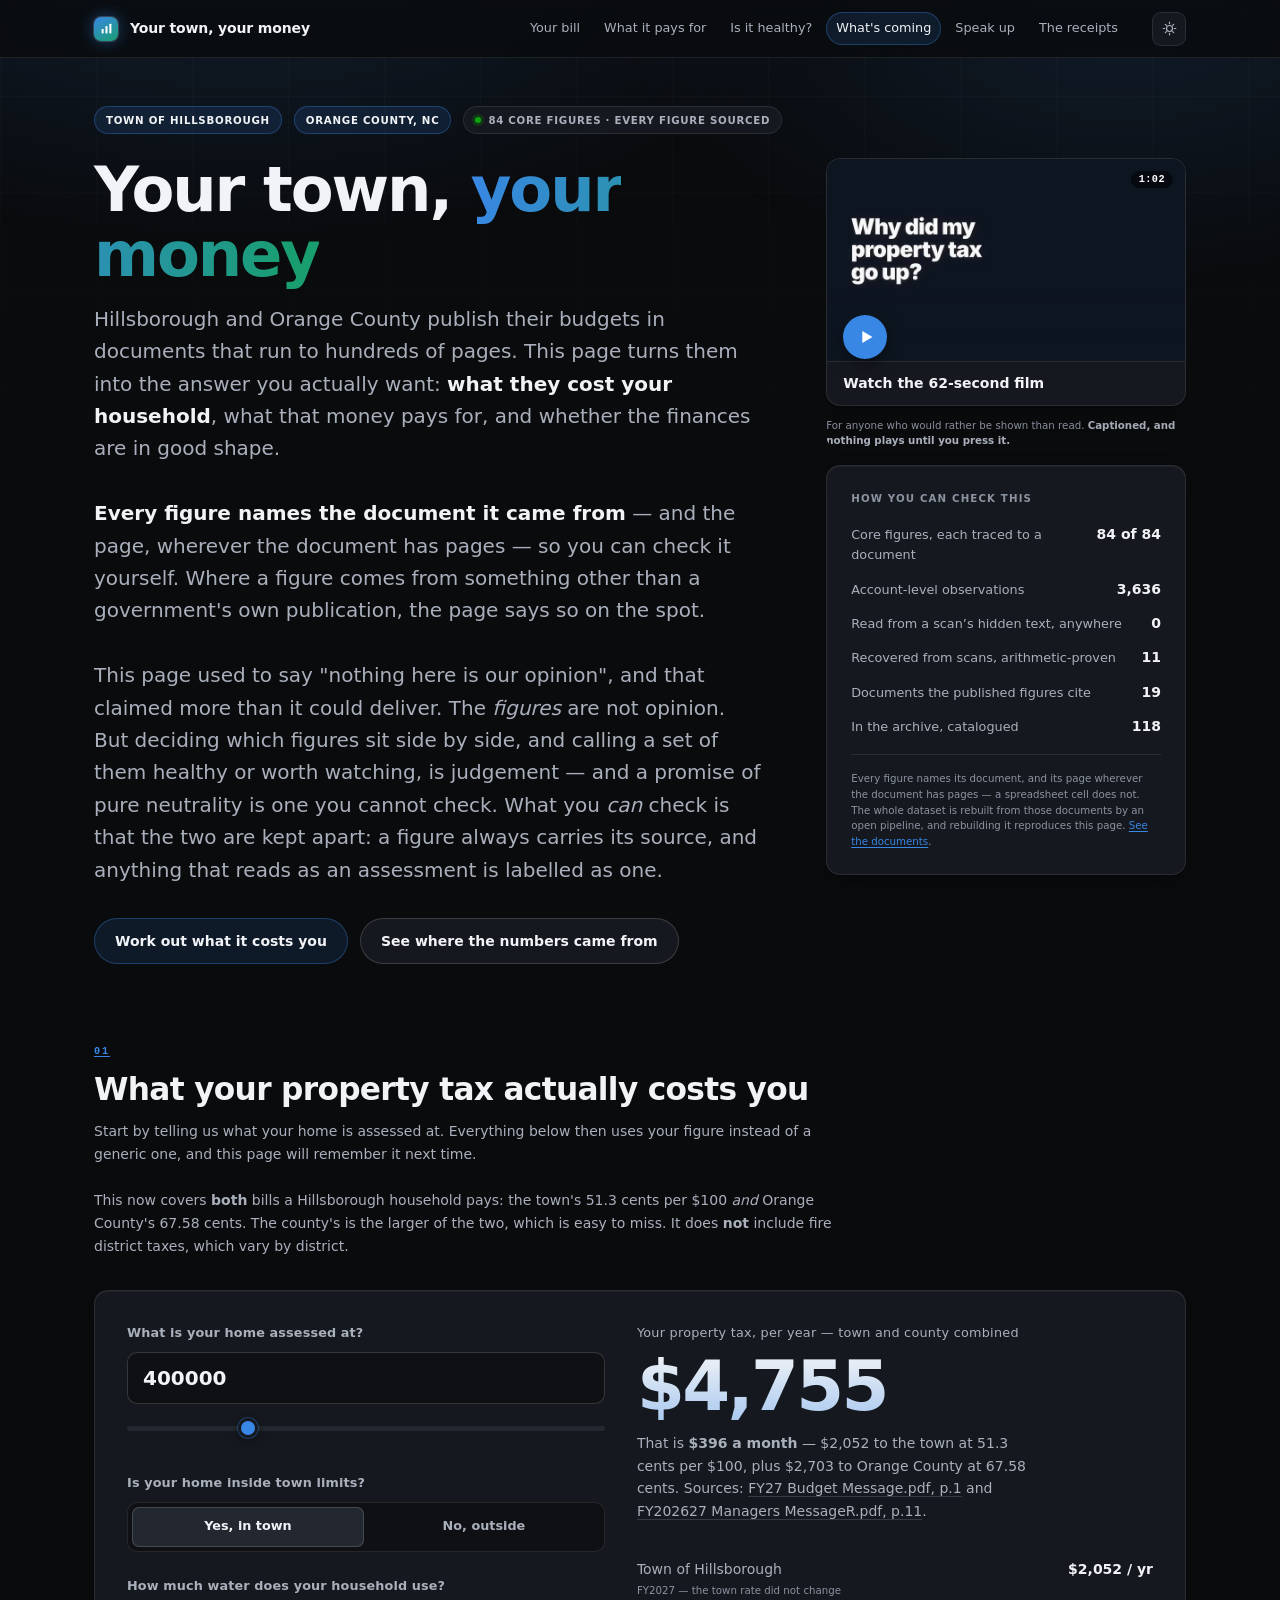
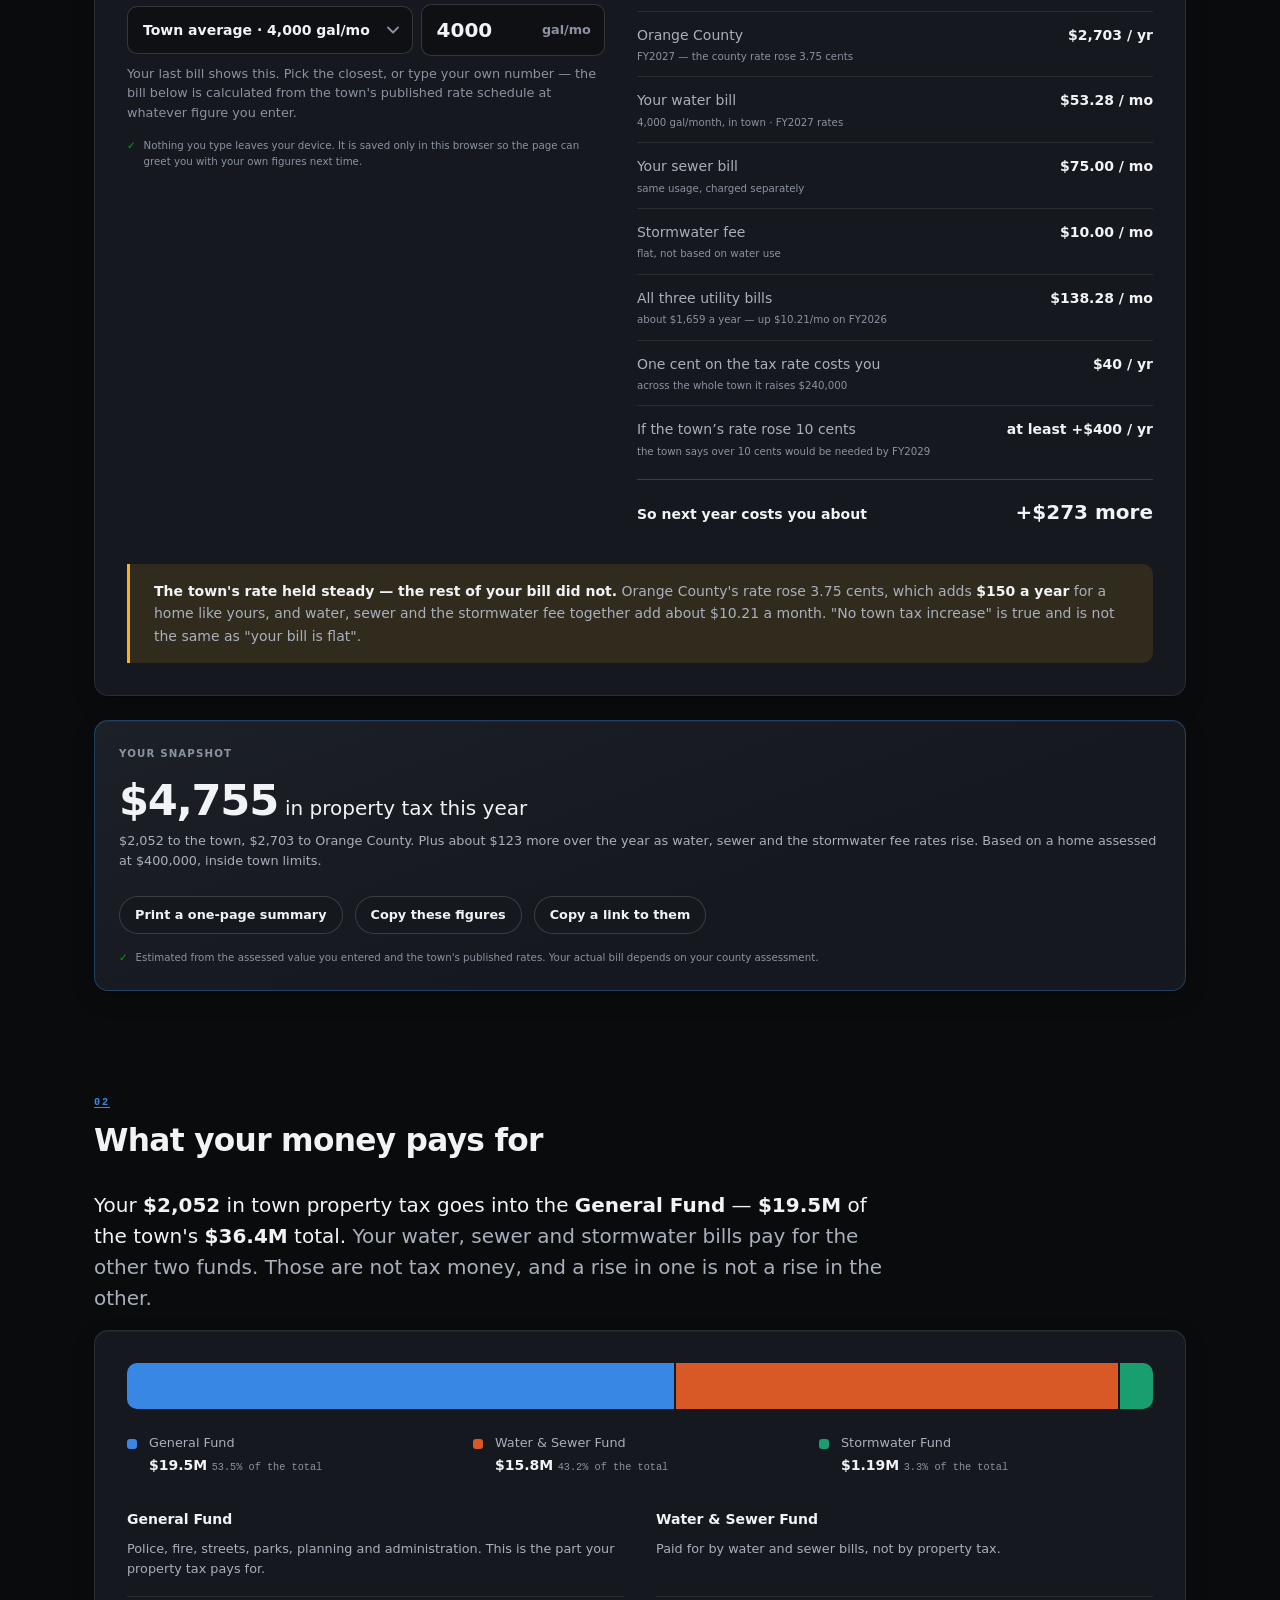
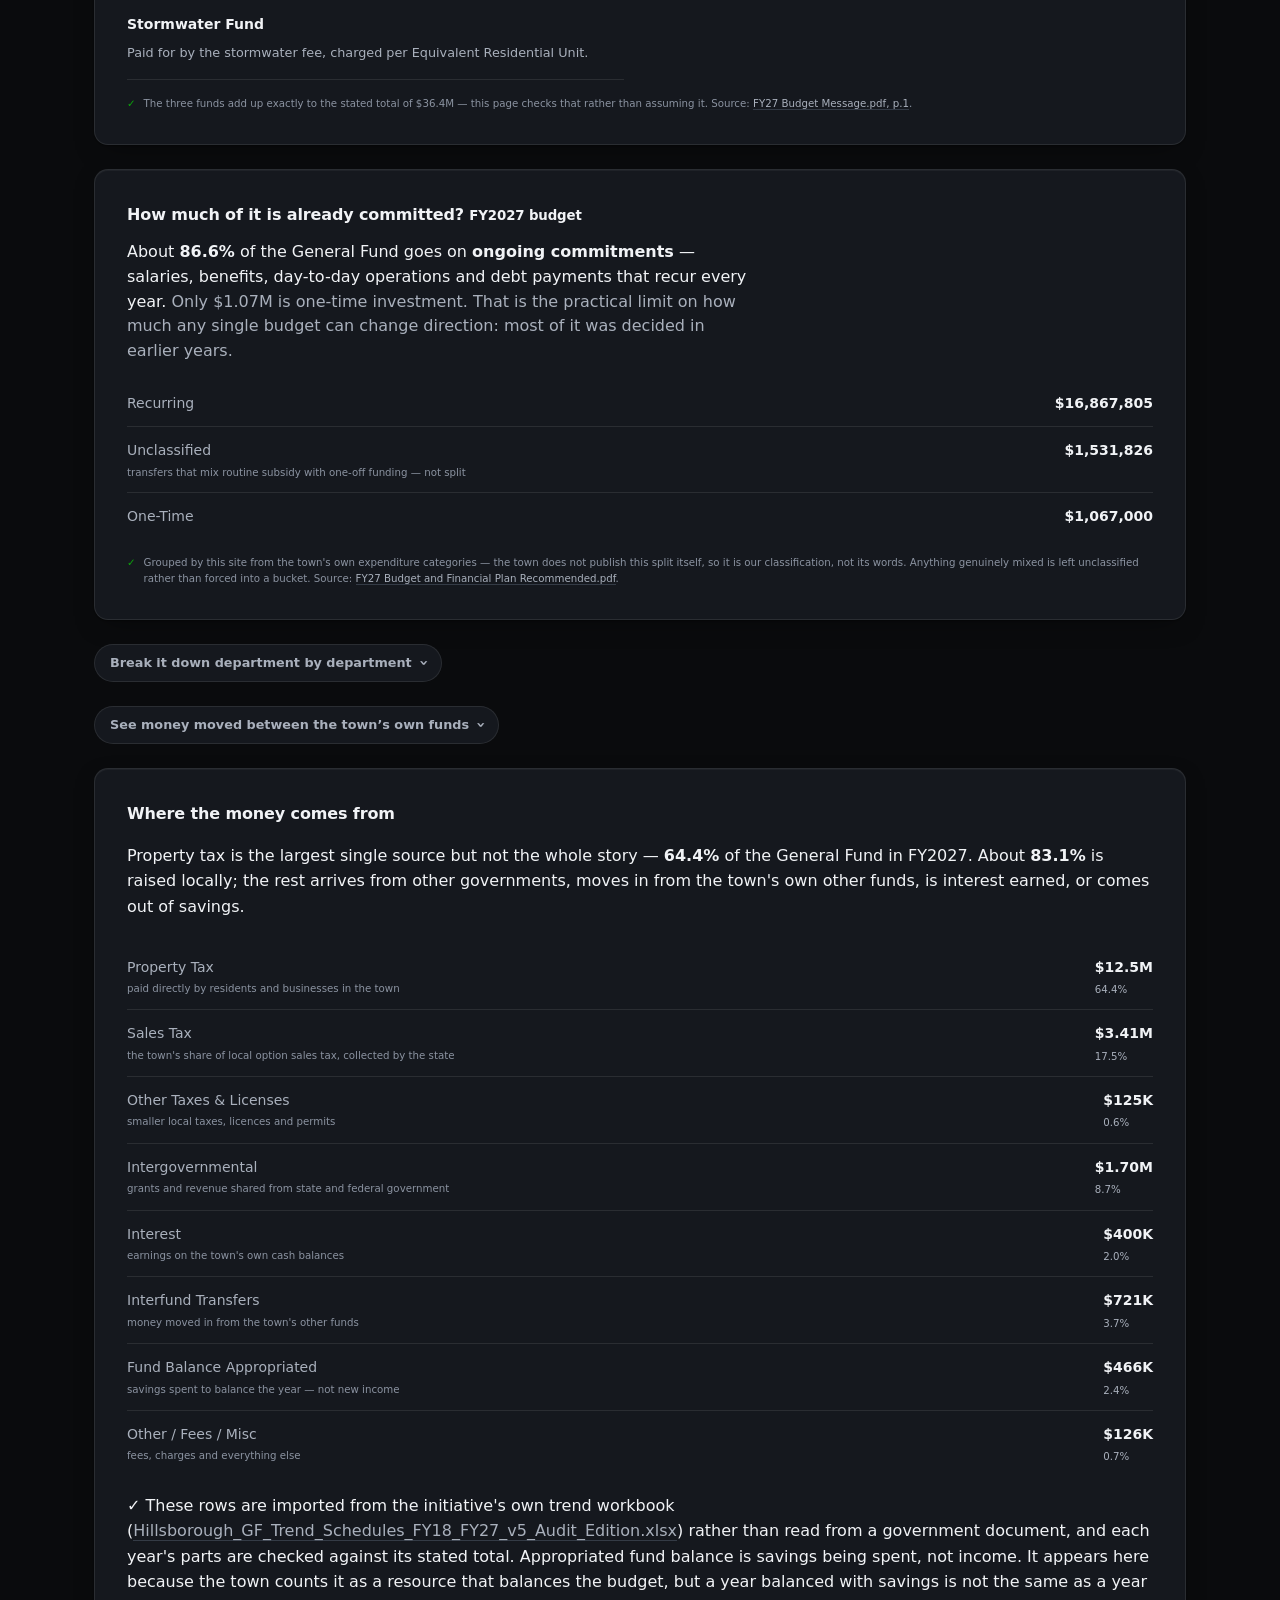
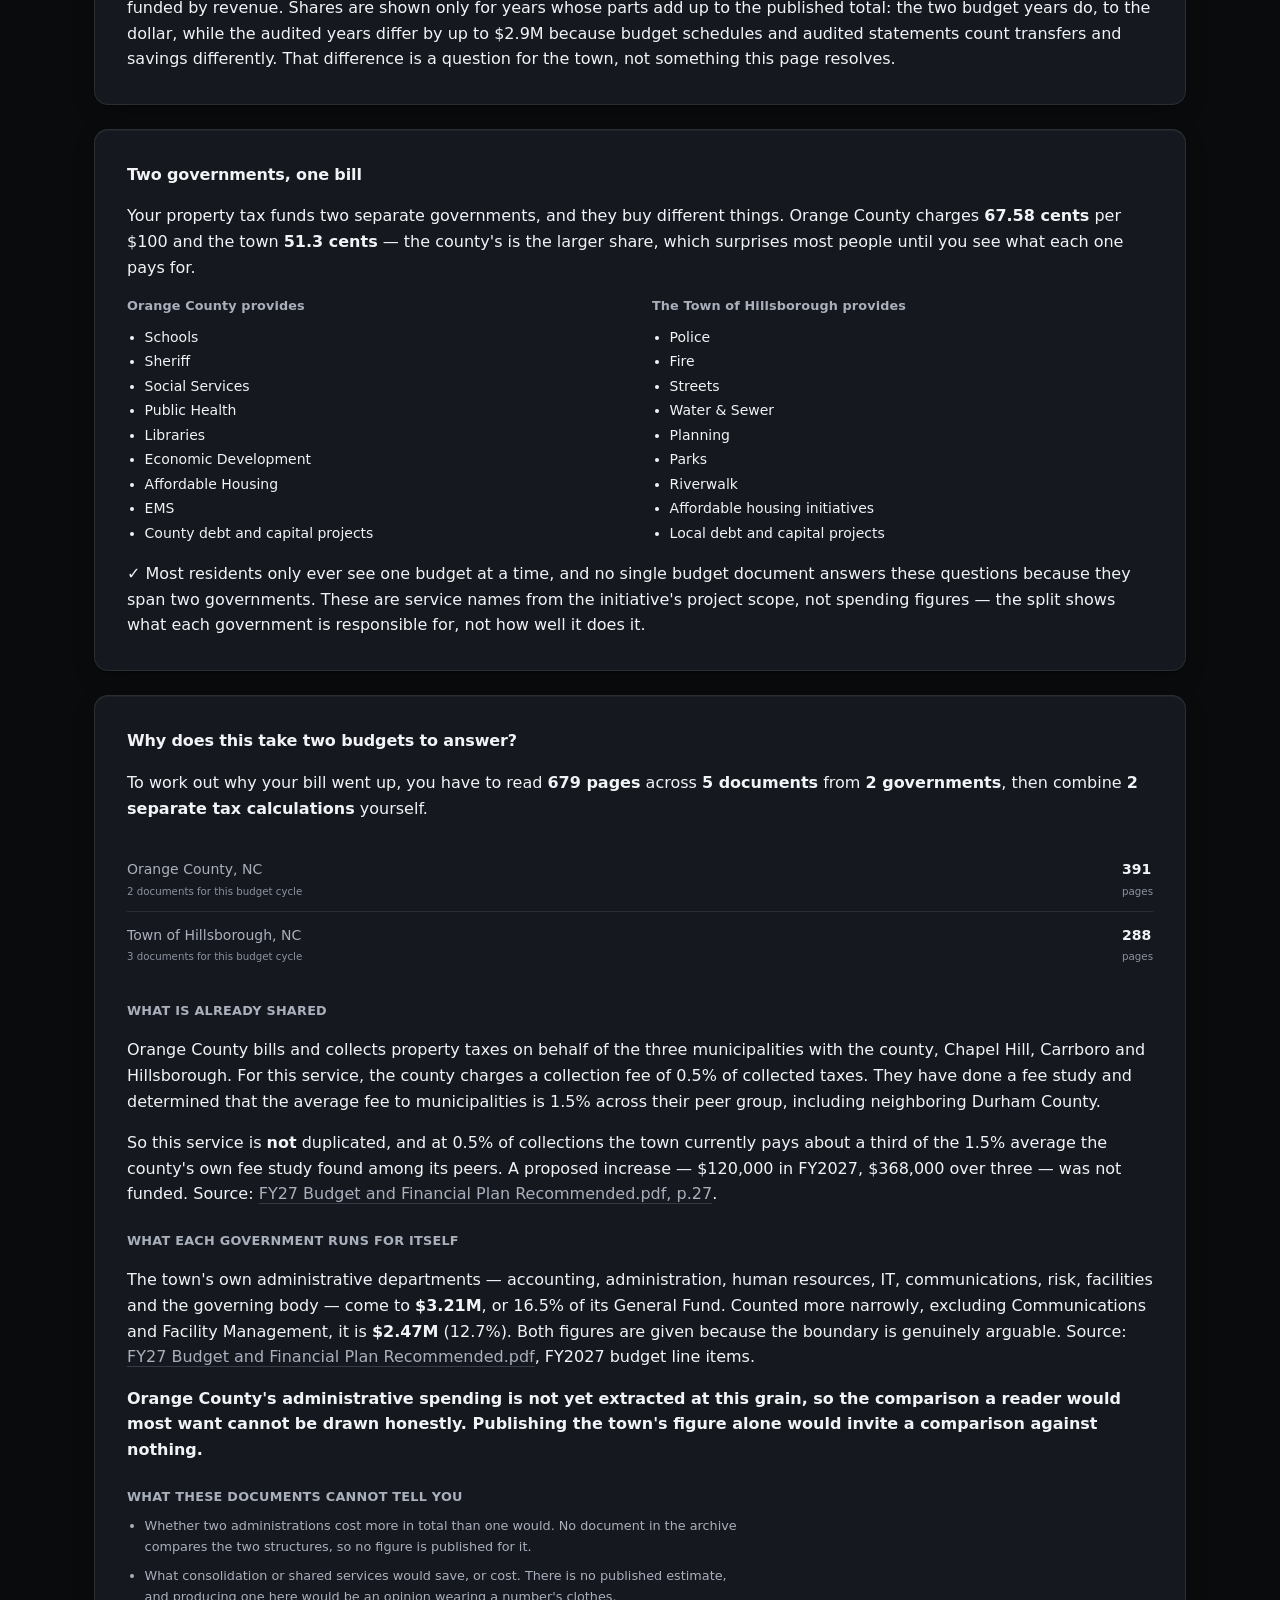
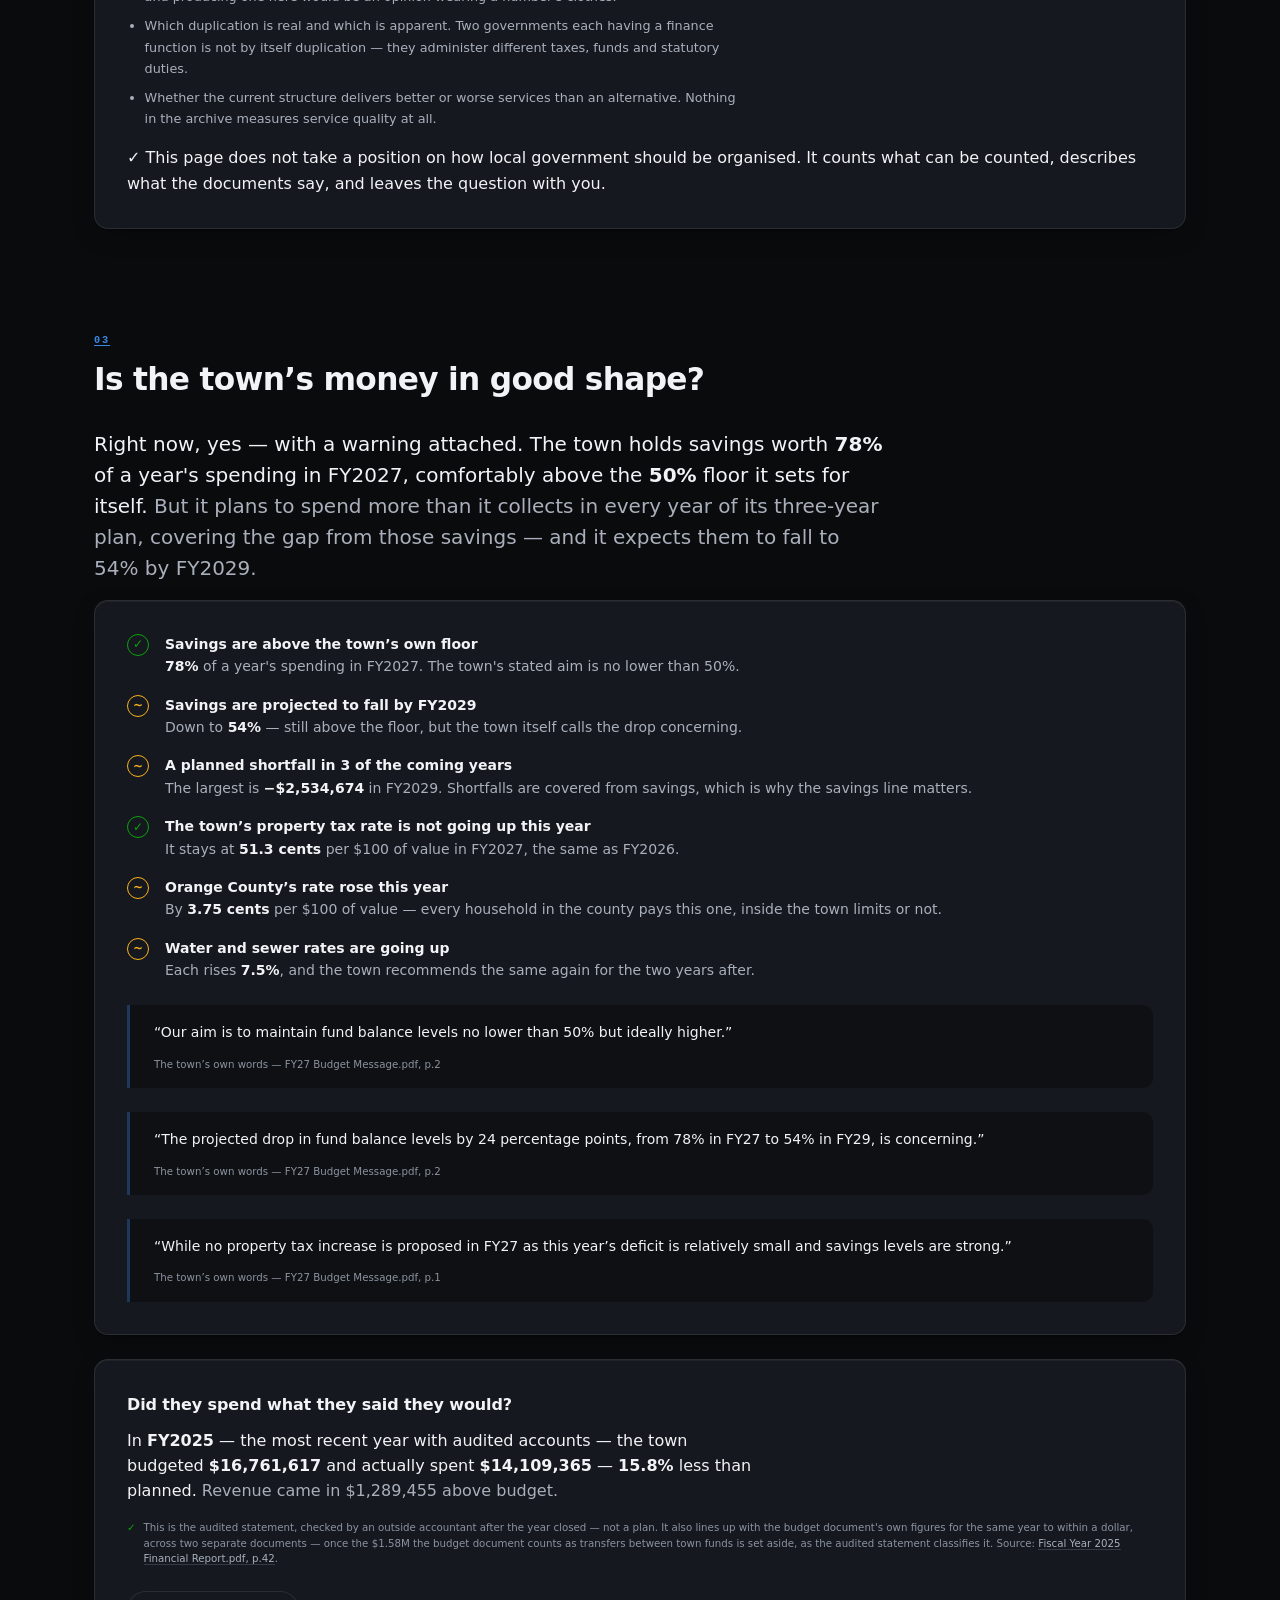
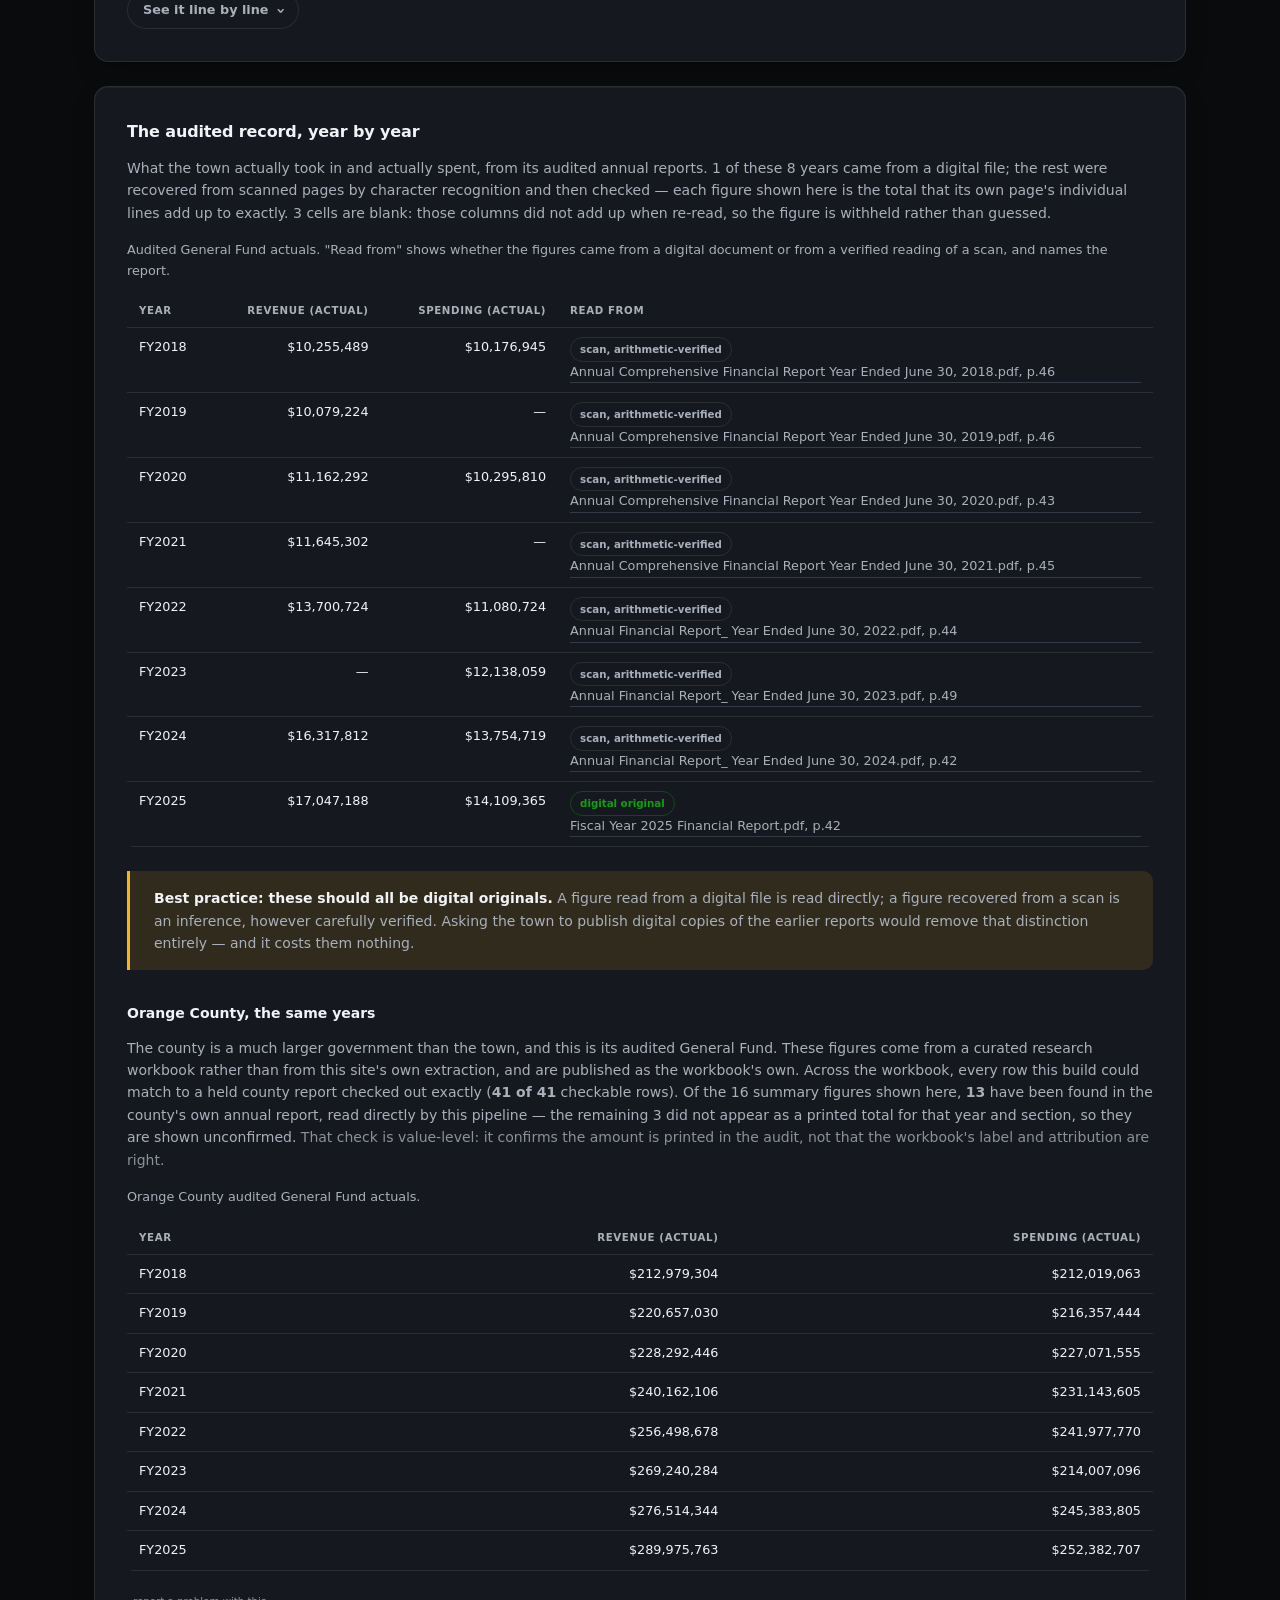
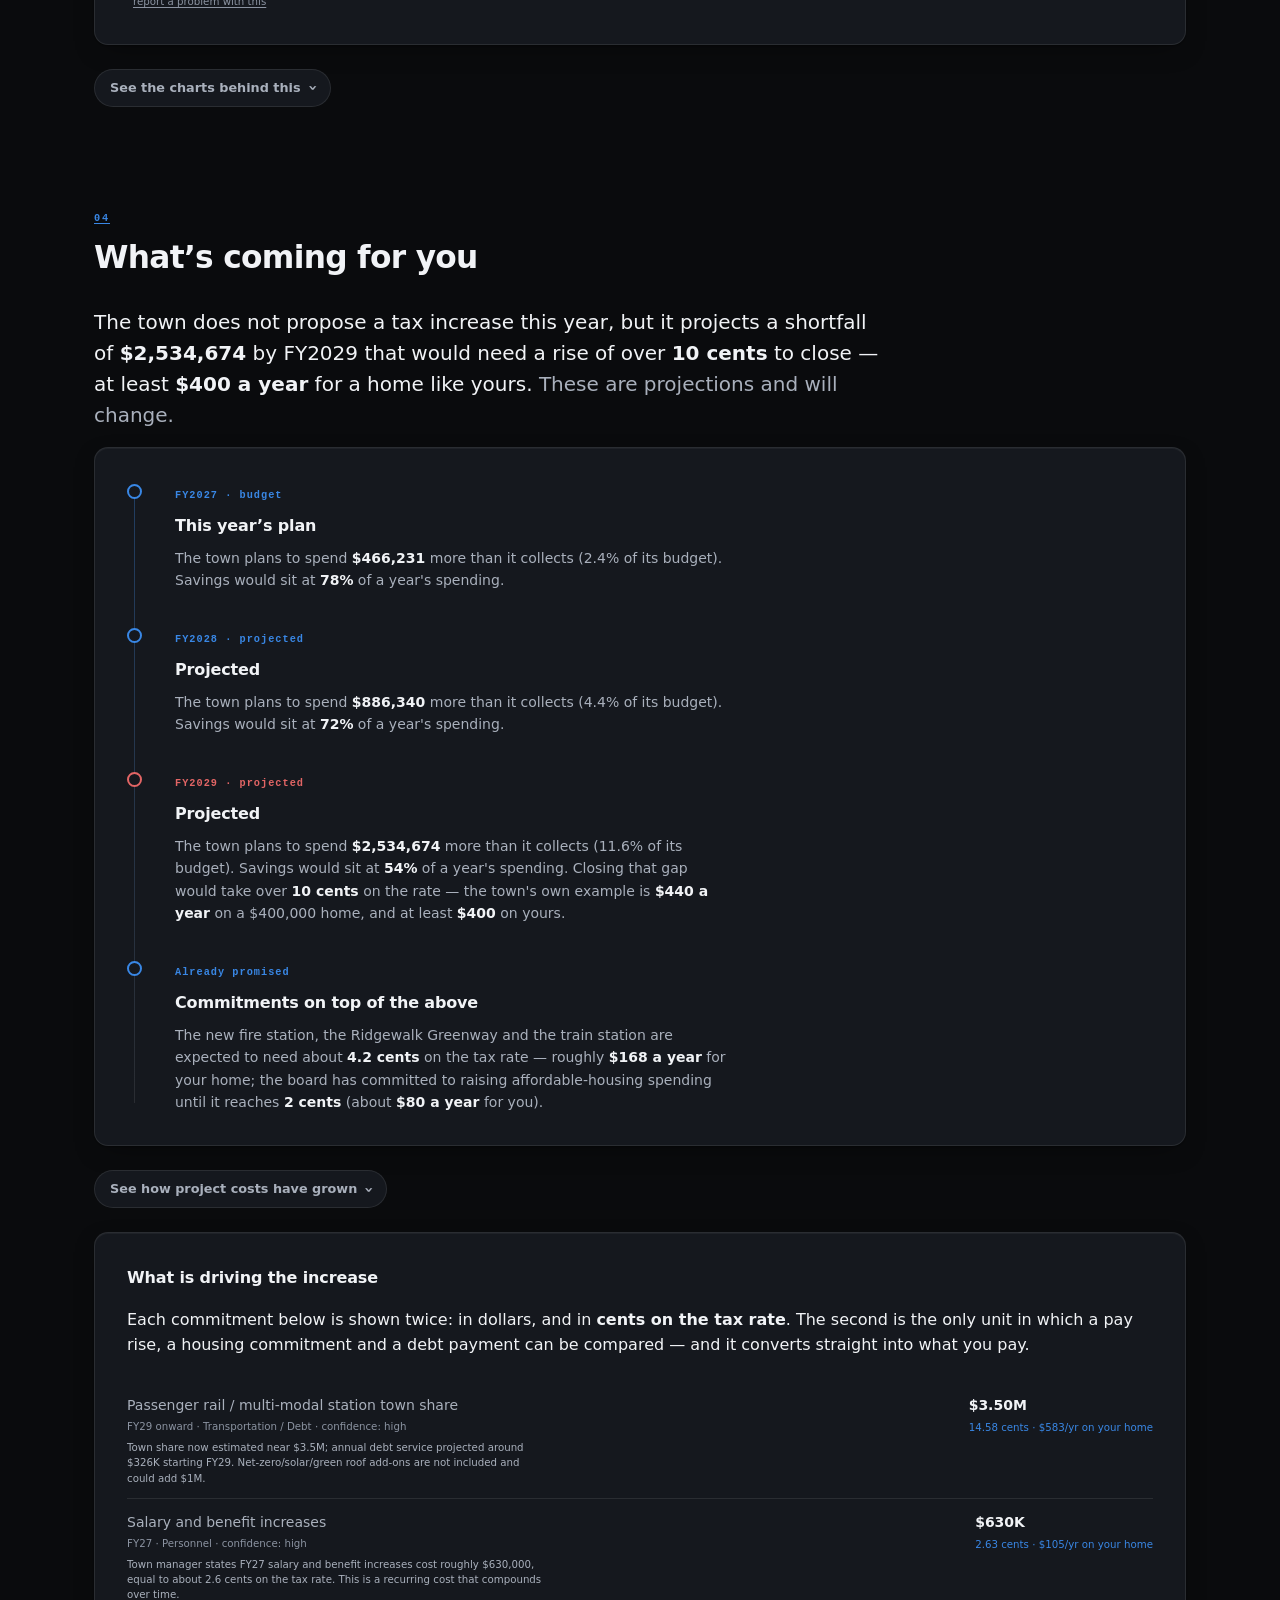
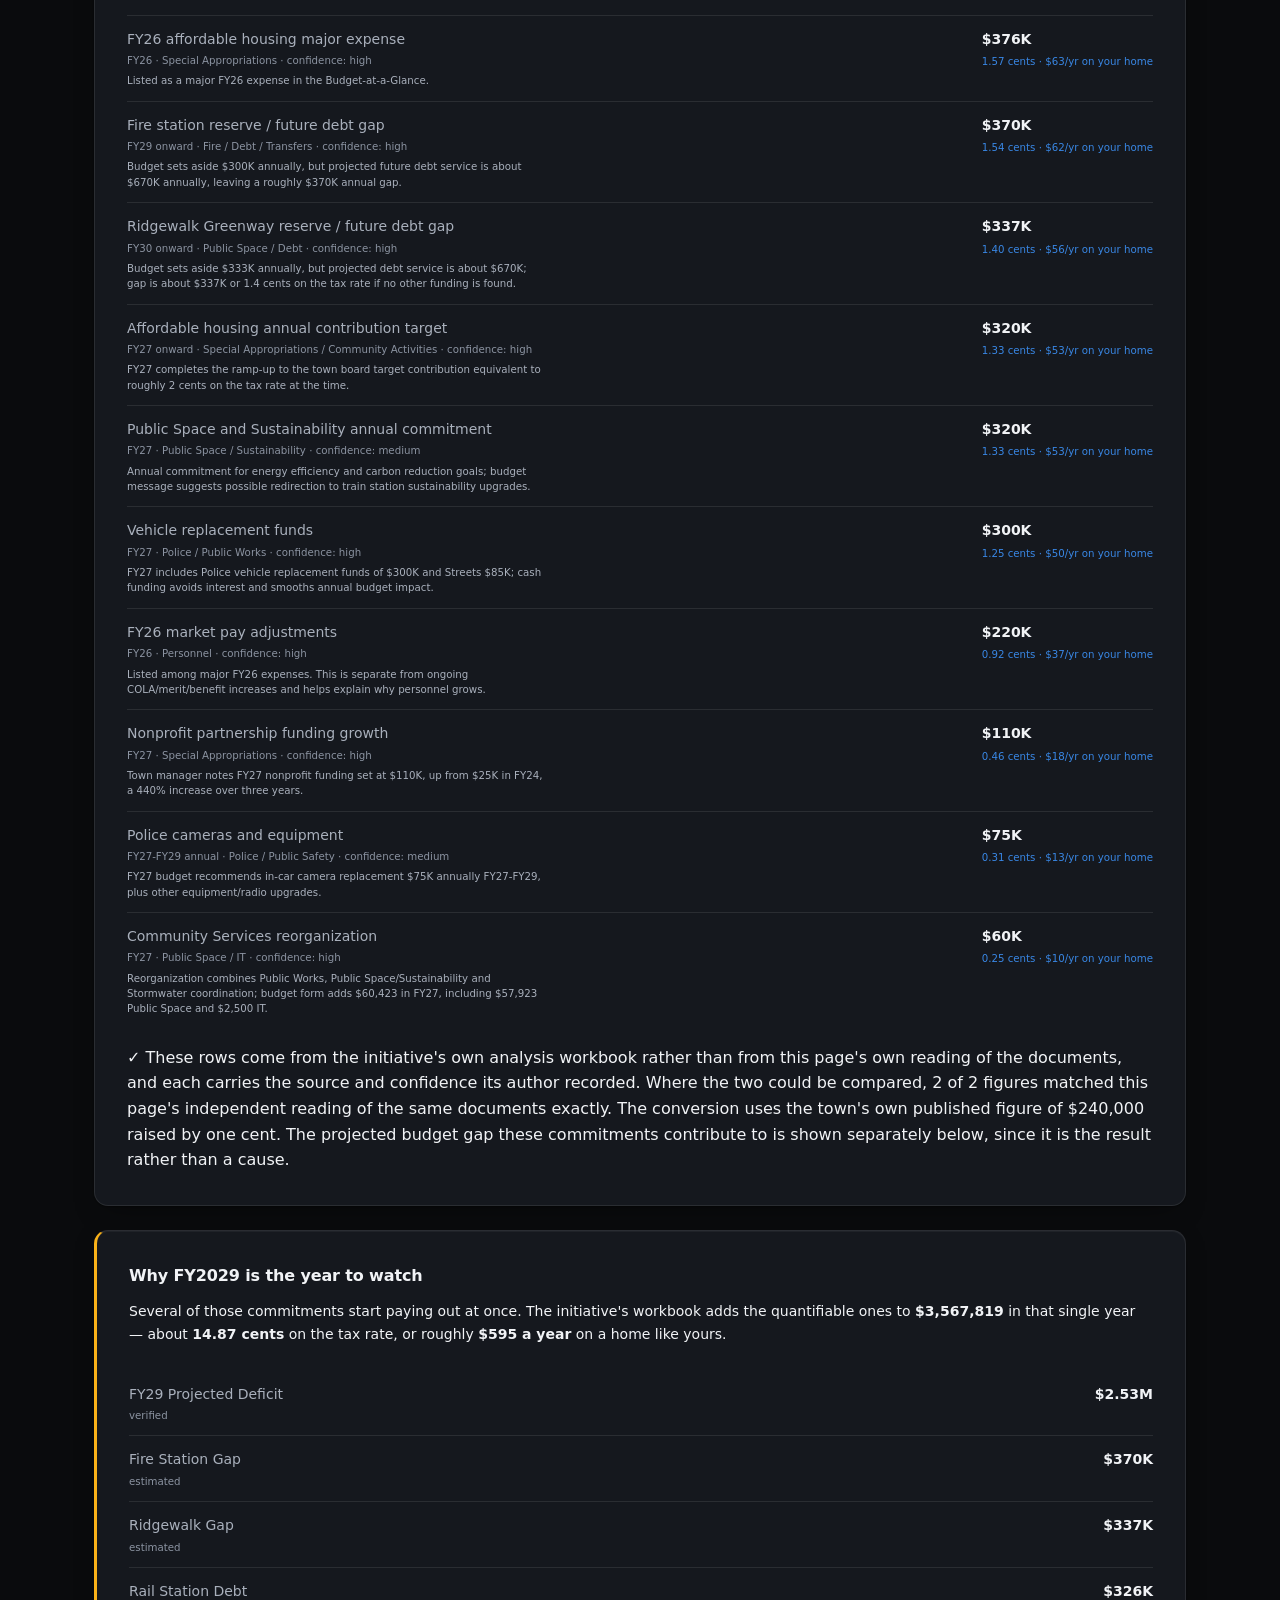
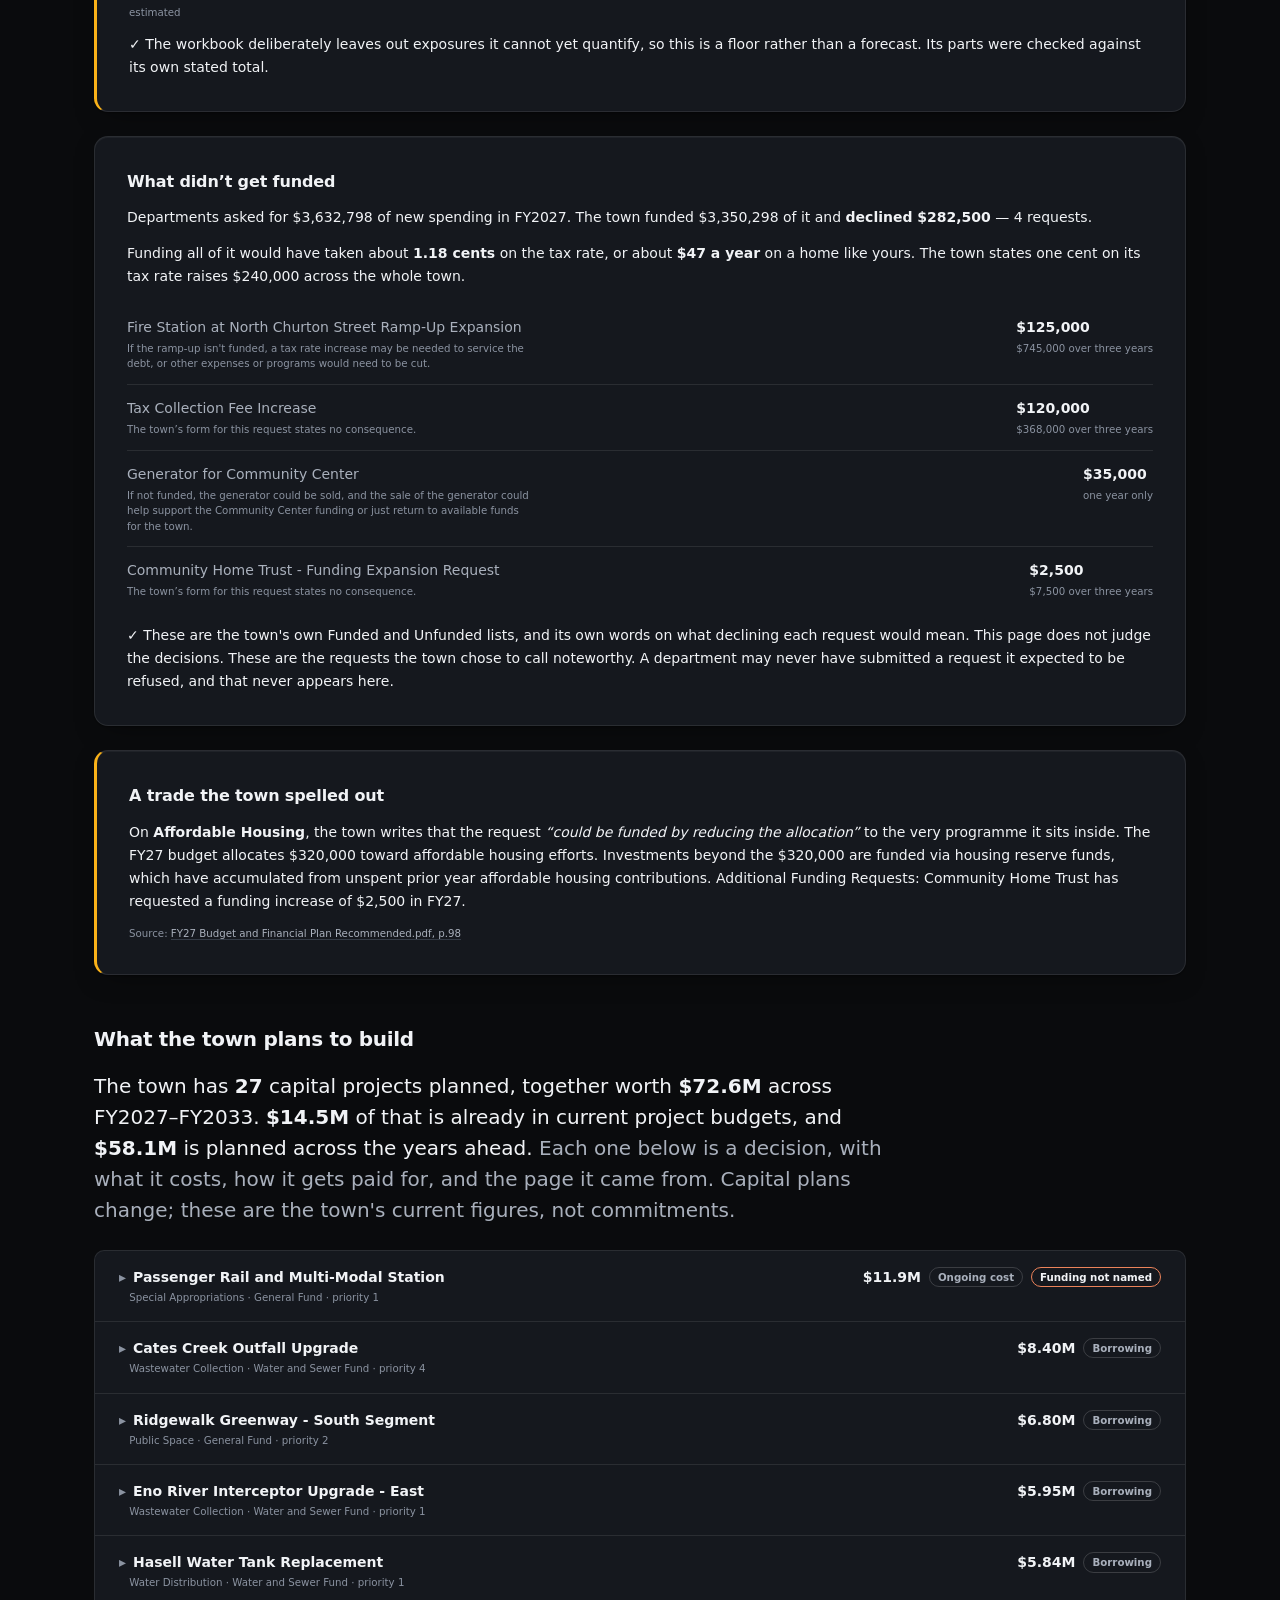
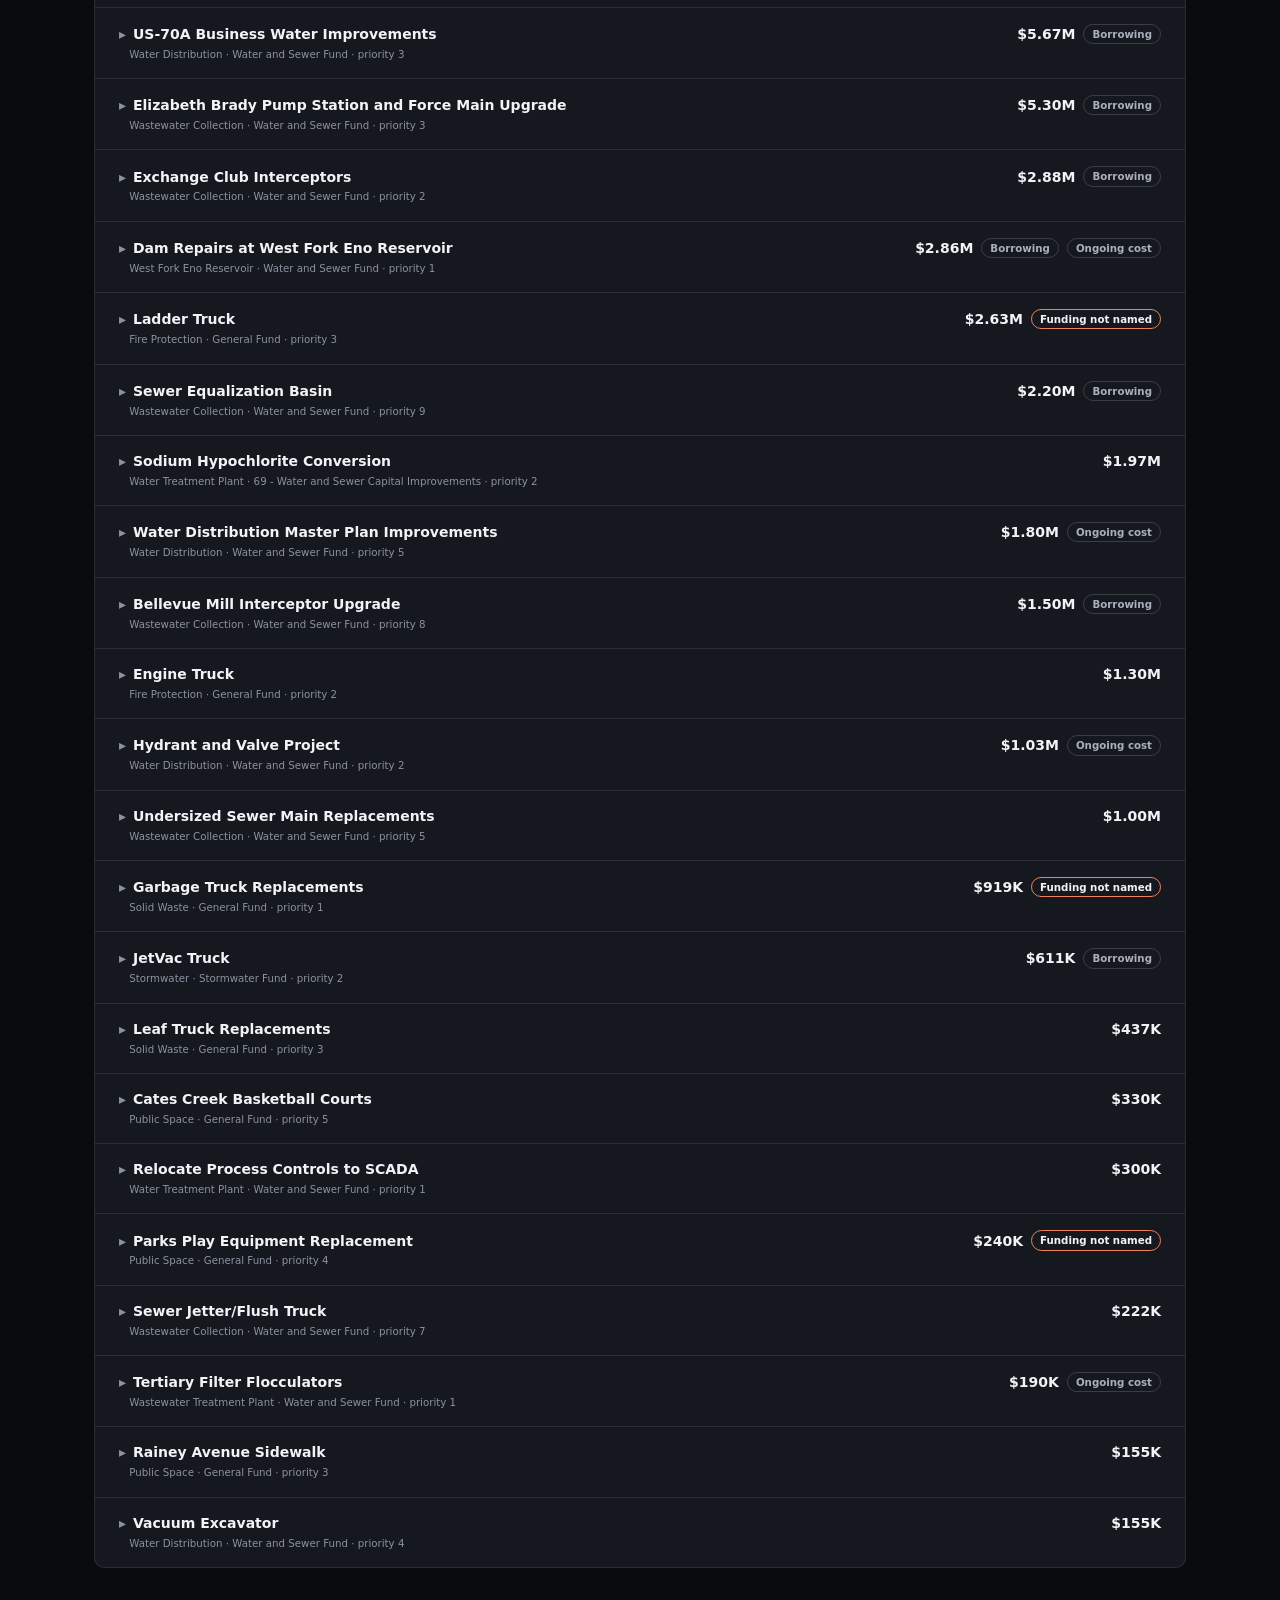
<file: index.html>
<!doctype html>
<html lang="en" data-theme="dark">
<head>
<meta charset="utf-8">
<meta name="viewport" content="width=device-width, initial-scale=1">
<title>Your town, your money — Hillsborough, NC | MFAS</title>
<meta name="description" content="See what the Town of Hillsborough and Orange County cost your household, what that money pays for, and whether the finances are healthy — built from the governments' published documents and the initiative's own records requests, with a source shown for every number.">
<meta name="color-scheme" content="dark light">
<link rel="icon" href="data:image/svg+xml,%3Csvg xmlns='http://www.w3.org/2000/svg' viewBox='0 0 32 32'%3E%3Crect width='32' height='32' rx='7' fill='%233987e5'/%3E%3Cg fill='%23fff'%3E%3Crect x='7' y='16' width='4' height='9' rx='1'/%3E%3Crect x='14' y='11' width='4' height='14' rx='1'/%3E%3Crect x='21' y='7' width='4' height='18' rx='1'/%3E%3C/g%3E%3C/svg%3E">
<link rel="stylesheet" href="assets/style.css">
<script>
  /* Apply the stored theme before first paint so there is no flash.
     Dark is the product's identity, so it is the default when nothing is stored. */
  try {
    var t = localStorage.getItem('hoa-theme');
    document.documentElement.setAttribute('data-theme', t === 'light' ? 'light' : 'dark');
  } catch (e) {}
</script>
</head>
<body>

<a class="skip" href="#main">Skip to content</a>

<nav class="nav" aria-label="Sections">
  <div class="nav-in">
    <!-- aria-label because below 900px .label is display:none and .mark is
         aria-hidden, which left this link with no accessible name at all. -->
    <a class="brand" href="#top" aria-label="Your town, your money — top of page">
      <span class="mark" aria-hidden="true">
        <svg viewBox="0 0 32 32" fill="#fff"><rect x="4" y="17" width="5" height="11" rx="1.5"/><rect x="13.5" y="10" width="5" height="18" rx="1.5"/><rect x="23" y="4" width="5" height="24" rx="1.5"/></svg>
      </span>
      <span class="label">Your town, your money</span>
    </a>
    <!-- Below 900px the six links cannot fit (measured: they clipped from 661px
         to ~900px in a silent horizontal scroller), so this button takes their
         place: it names the section you are currently in — useful on a page this
         long — and opens the full list. The breakpoint lives in style.css. -->
    <button class="nav-toggle" id="navToggle" type="button"
            aria-expanded="false" aria-controls="navLinks">
      <span id="navHere">Sections</span>
      <svg viewBox="0 0 12 8" width="10" height="7" aria-hidden="true">
        <path d="M1 1.5 6 6.5l5-5" stroke="currentColor" stroke-width="1.8" fill="none"
              stroke-linecap="round" stroke-linejoin="round"/>
      </svg>
    </button>
    <ul class="nav-links" id="navLinks">
      <li><a href="#you">Your bill</a></li>
      <li><a href="#paysfor">What it pays for</a></li>
      <li><a href="#health">Is it healthy?</a></li>
      <li><a href="#coming">What's coming</a></li>
      <li><a href="#voice">Speak up</a></li>
      <li><a href="#receipts">The receipts</a></li>
    </ul>
    <button class="icon-btn" id="themeToggle" type="button"
            aria-label="Switch between dark and light theme" title="Switch theme">
      <svg viewBox="0 0 20 20" width="15" height="15" fill="none" stroke="currentColor"
           stroke-width="1.6" stroke-linecap="round" aria-hidden="true">
        <circle cx="10" cy="10" r="4"/>
        <path d="M10 1.6v2M10 16.4v2M1.6 10h2M16.4 10h2M4.4 4.4l1.4 1.4M14.2 14.2l1.4 1.4M15.6 4.4l-1.4 1.4M5.8 14.2l-1.4 1.4"/>
      </svg>
    </button>
  </div>
</nav>

<header class="masthead wrap" id="top">
  <div class="status-row">
    <span class="chip accent">Town of Hillsborough</span>
    <span class="chip accent">Orange County, NC</span>
    <span class="chip"><span class="dot" aria-hidden="true"></span><span id="chipCount">Verified figures</span></span>
  </div>
  <div class="masthead-grid">
    <div>
      <h1>Your town, <span class="accent">your money</span></h1>
      <p class="lede">
        Hillsborough and Orange County publish their budgets in documents that run to hundreds of
        pages. This page turns them into the answer you actually want:
        <strong>what they cost your household</strong>, what that money pays for, and whether the
        finances are in good shape.
        <br><br>
        <strong>Every figure names the document it came from</strong> — and the page, wherever the
        document has pages — so you can check it yourself. Where a figure comes from something
        other than a government's own publication, the page says so on the spot.
        <br><br>
        This page used to say "nothing here is our opinion", and that claimed more than it could
        deliver. The <em>figures</em> are not opinion. But deciding which figures sit side by side,
        and calling a set of them healthy or worth watching, is judgement — and a promise of pure
        neutrality is one you cannot check. What you <em>can</em> check is that the two are kept
        apart: a figure always carries its source, and anything that reads as an assessment is
        labelled as one.
      </p>
      <p class="cta-row">
        <a class="btn primary lg" href="#you">Work out what it costs you</a>
        <a class="btn lg" href="#receipts">See where the numbers came from</a>
      </p>
    </div>

    <!-- The offer, not the wall. Nothing loads until the reader asks: the card is a
         10 KB still, and the 4.5 MB film is only fetched on the press. -->
    <aside class="masthead-side">
      <div class="film" id="film">
        <button class="film-play" type="button" id="filmPlay">
          <img src="docs/media/mfas-commercial-card.jpg" alt="" width="800" height="450"
               decoding="async">
          <span class="film-btn" aria-hidden="true">
            <svg viewBox="0 0 24 24" width="22" height="22" aria-hidden="true">
              <path d="M8 5.5v13l11-6.5z" fill="currentColor"/>
            </svg>
          </span>
          <span class="film-dur" aria-hidden="true">1:02</span>
          <span class="film-label">Watch the 62-second film</span>
        </button>
        <p class="film-cap">For anyone who would rather be shown than read.
          <strong>Captioned, and nothing plays until you press it.</strong></p>
      </div>
      <div id="verifySlot"></div>
    </aside>
  </div>
</header>

<main class="wrap" id="main">
  <p class="loading" id="loading">Loading the town's published figures…</p>
</main>

<footer class="foot wrap">
  <h2>Who made this, and why you can check it</h2>
  <p>
    This page was built for the Orange County Efficiency &amp; Accountability Initiative by residents,
    not by the town. That is exactly why it shows its sources for everything: you should not have to
    take our word for a single number. The whole dataset is rebuilt from the town's documents by an
    open pipeline, and rebuilding it reproduces this page byte for byte.
  </p>
  <p class="caveat">
    <strong>Where these numbers come from, and how much to trust each one.</strong> Most of the
    audited figures here are read straight out of a proper digital file, with no character
    recognition involved at all — that is true of FY2018 and of FY2021 through FY2025.
    <strong>Two years, FY2019 and FY2020, exist only as photographs of paper</strong>, because
    that is the form in which the reports were issued.
    <br><br>
    For those two, the pages are read afresh from the image, and <strong>nothing</strong> is ever
    taken from the text layer hidden inside a scan, which scrambles digits — a page that plainly
    reads <span class="mono">4,610,003</span> comes back from it as
    <span class="mono">460,100,3</span>. A recovered figure is published only where its column
    still adds up <em>exactly</em> to the total printed beside it on the same page. Where a column
    does not, the cell is left blank rather than filled with a best guess.
    <br><br>
    That test is strong evidence, and on its own it is not proof — two errors that cancel out
    would survive it — so it is measured rather than argued. Five years exist in both forms, and
    every figure is compared between the two:
    <strong>5,394 figures checked, 5,394 identical, 100.00%.</strong> The build refuses to publish
    at all if that ever stops being true. We would still rather show you less than show you
    something wrong.
  </p>
  <p style="font-size:14px;color:var(--text-secondary)">
    <strong>Found something wrong?</strong> This is a best-effort project by residents, and
    corrections are genuinely welcome — including from the town.
    <a href="https://github.com/oc-accountability/MFAS/issues/new?title=Possible%20error"
       target="_blank" rel="noopener">Report a problem</a> ·
    <a href="https://github.com/oc-accountability/MFAS/issues"
       target="_blank" rel="noopener">See what's been reported</a> ·
    <a href="https://github.com/oc-accountability/MFAS"
       target="_blank" rel="noopener">Read the code and data</a>
  </p>
  <p class="meta" id="footMeta"></p>
</footer>

<!-- The calculations, with nothing else attached. Loaded first, and separately, because
     it is the one file that is unit tested without a browser (tests/js/, `make test-js`).
     Same bytes in both places, so the tested code is the shipped code. -->
<script src="assets/domain.js"></script>
<script src="assets/app.js"></script>
</body>
</html>
</file>
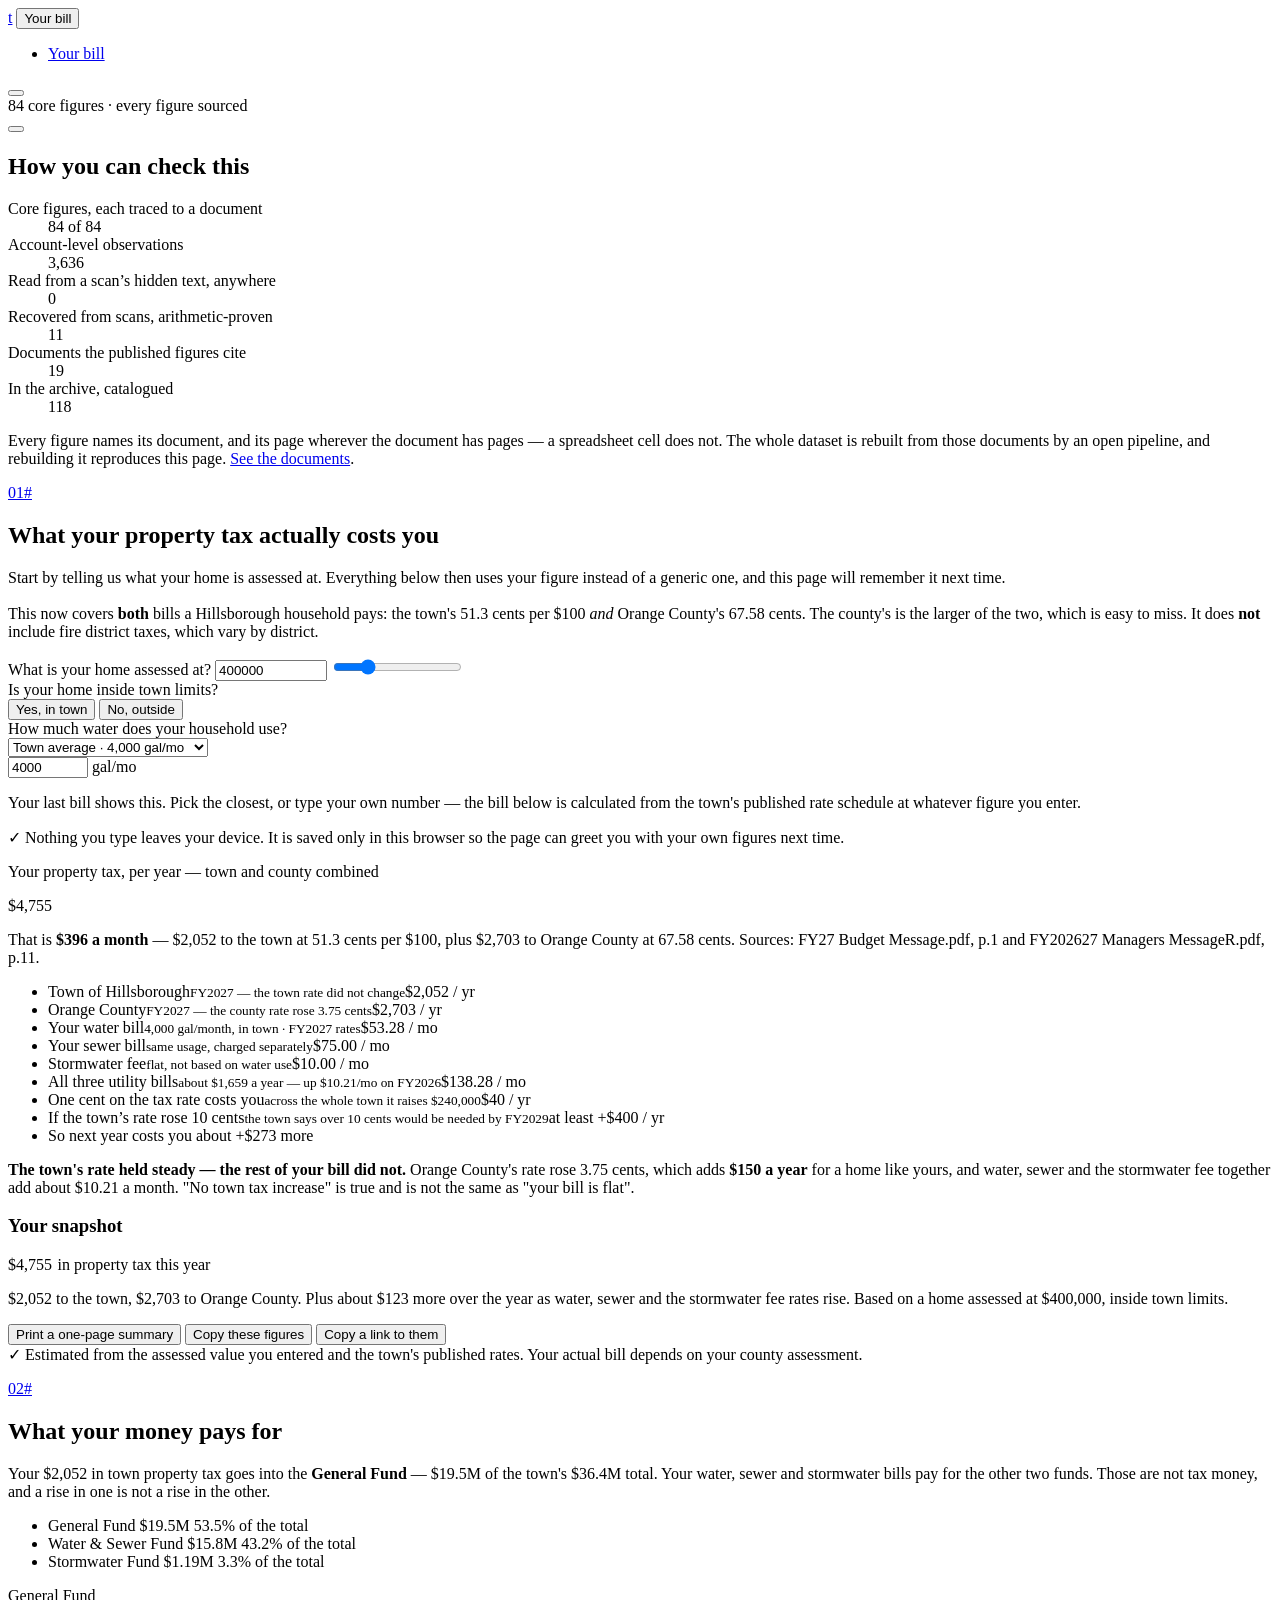
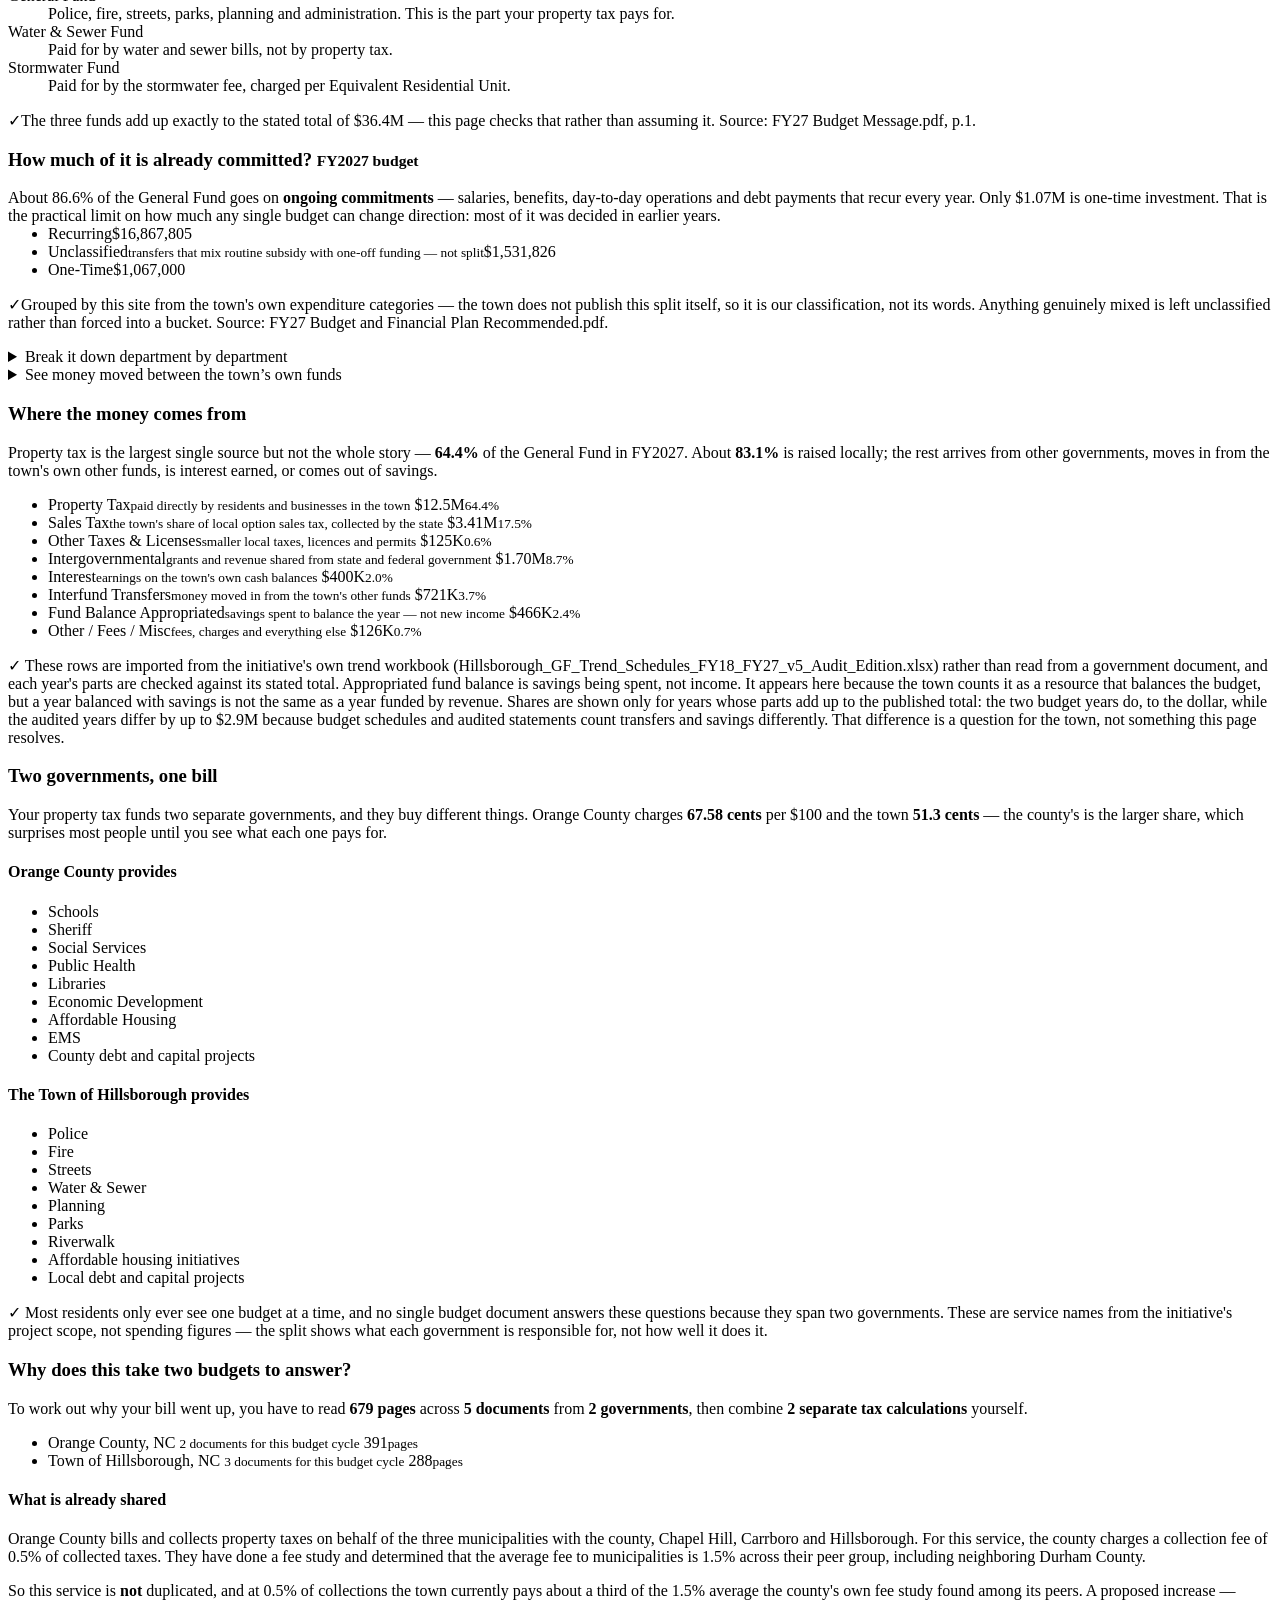
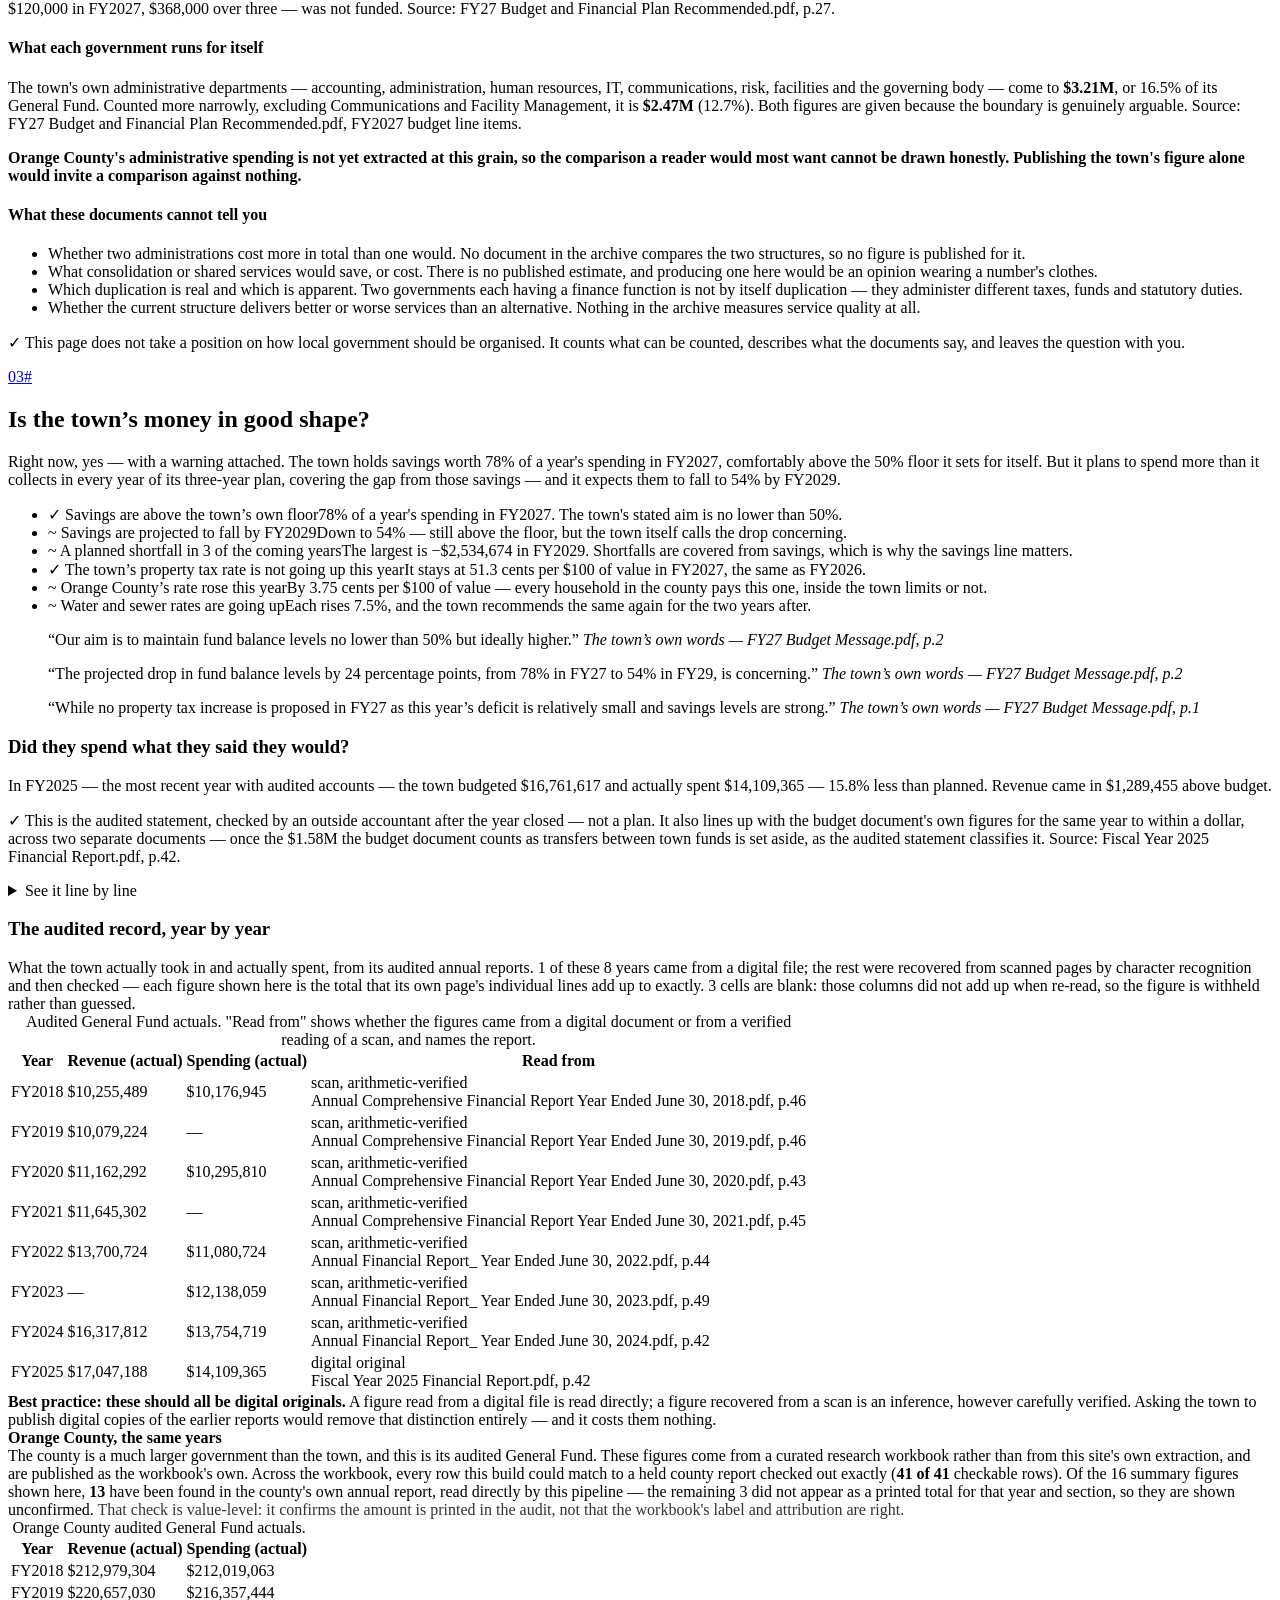
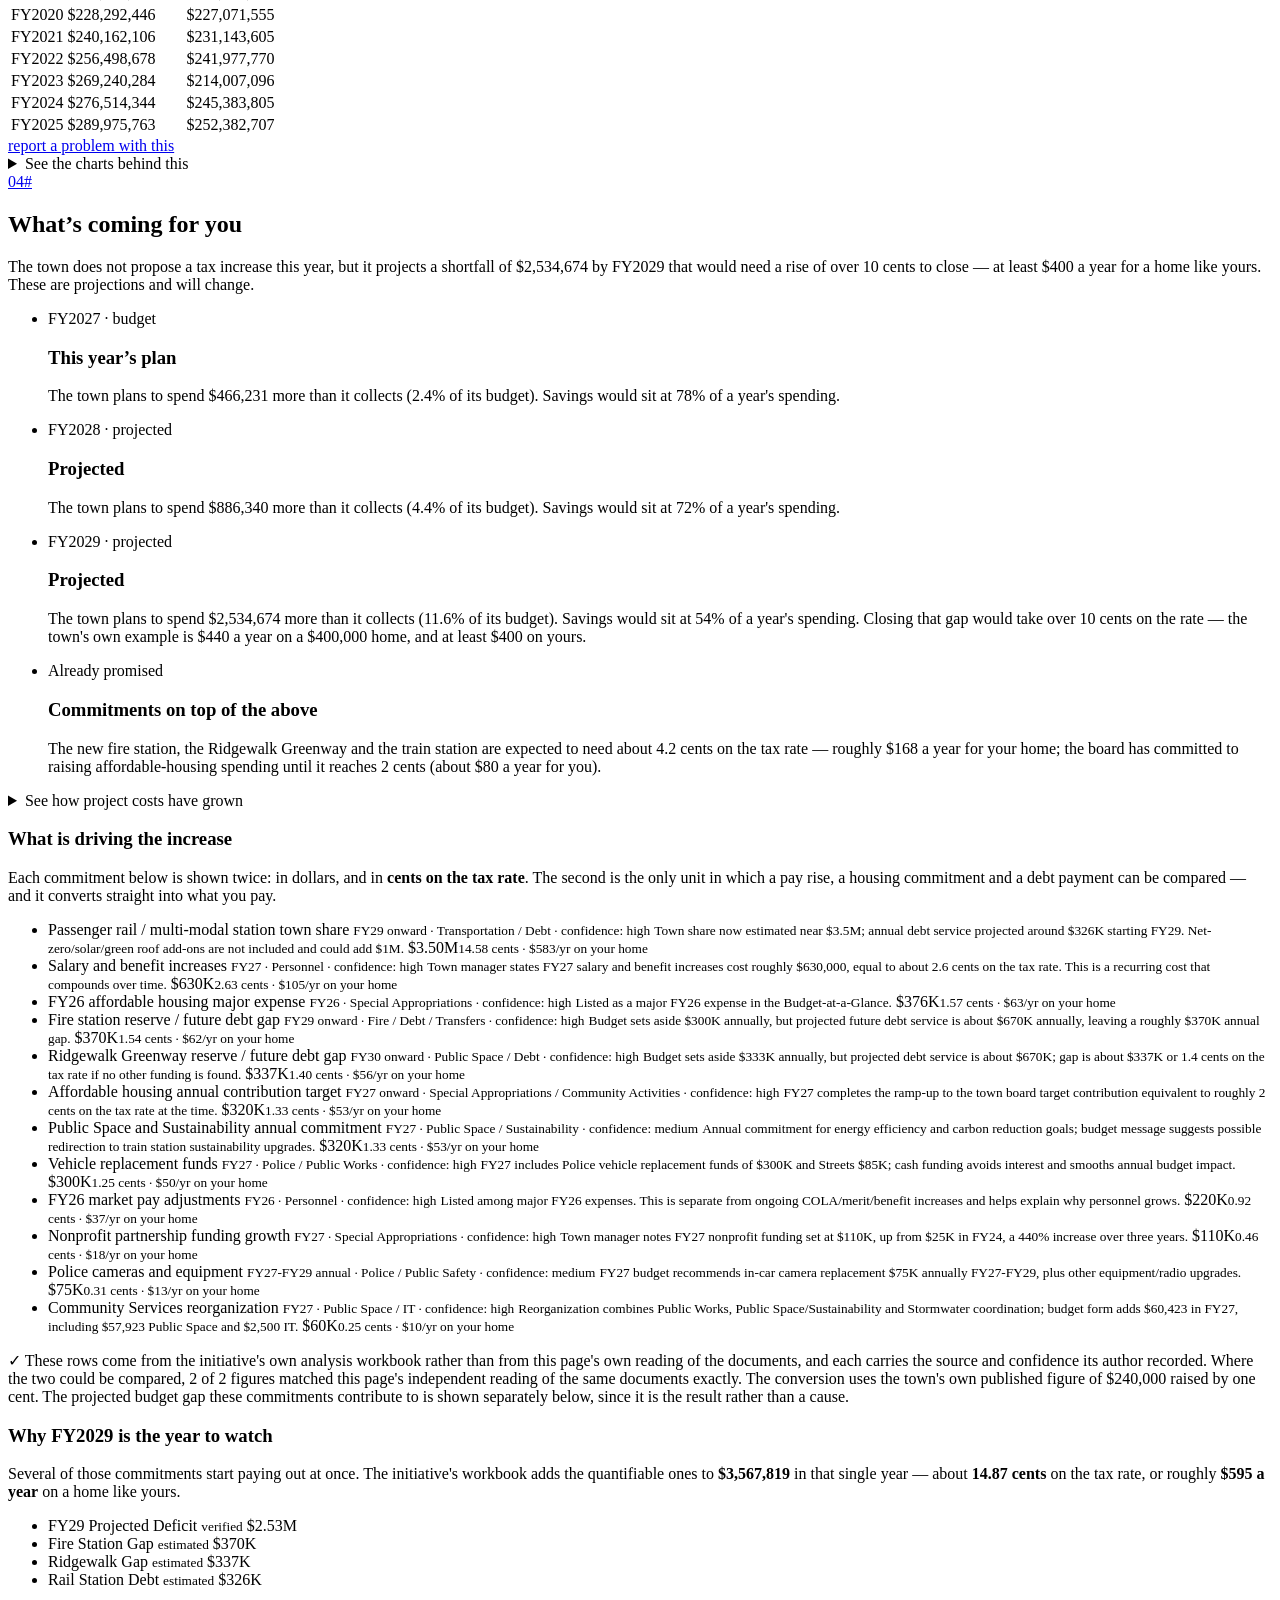
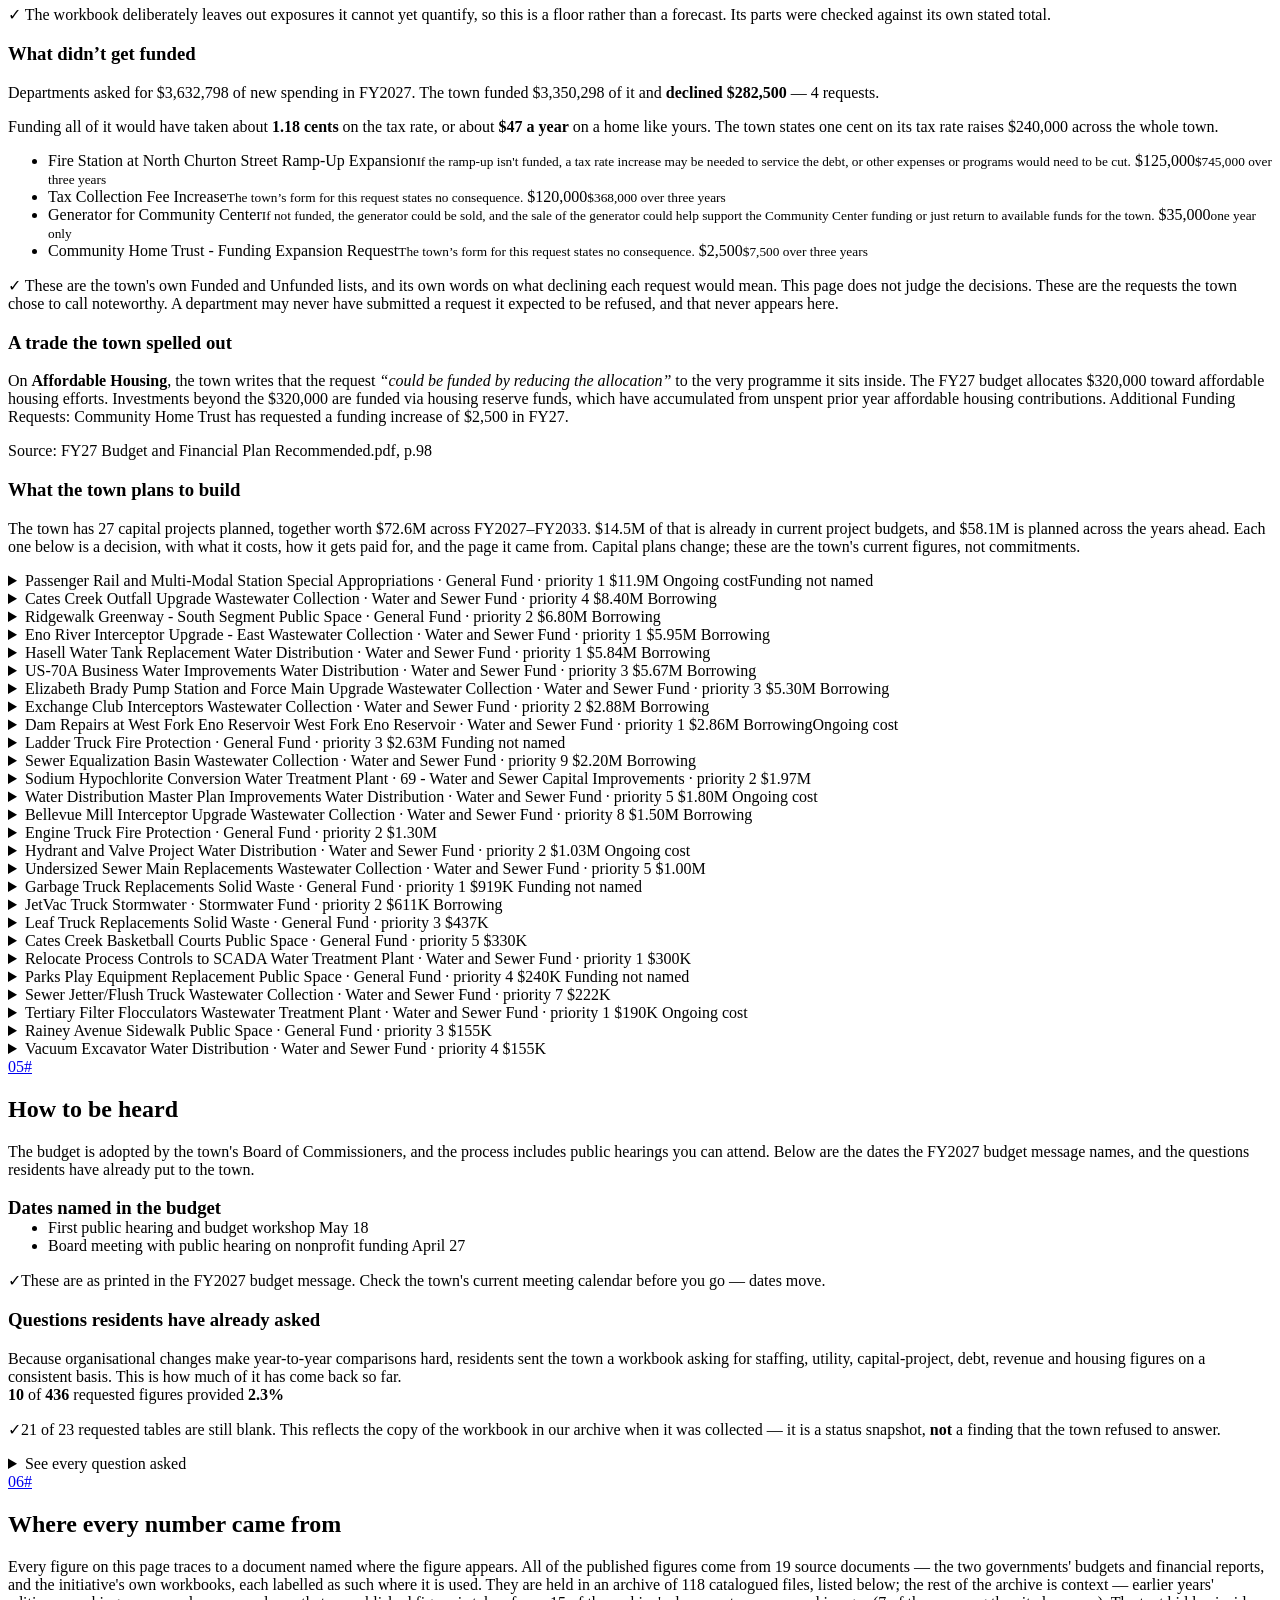
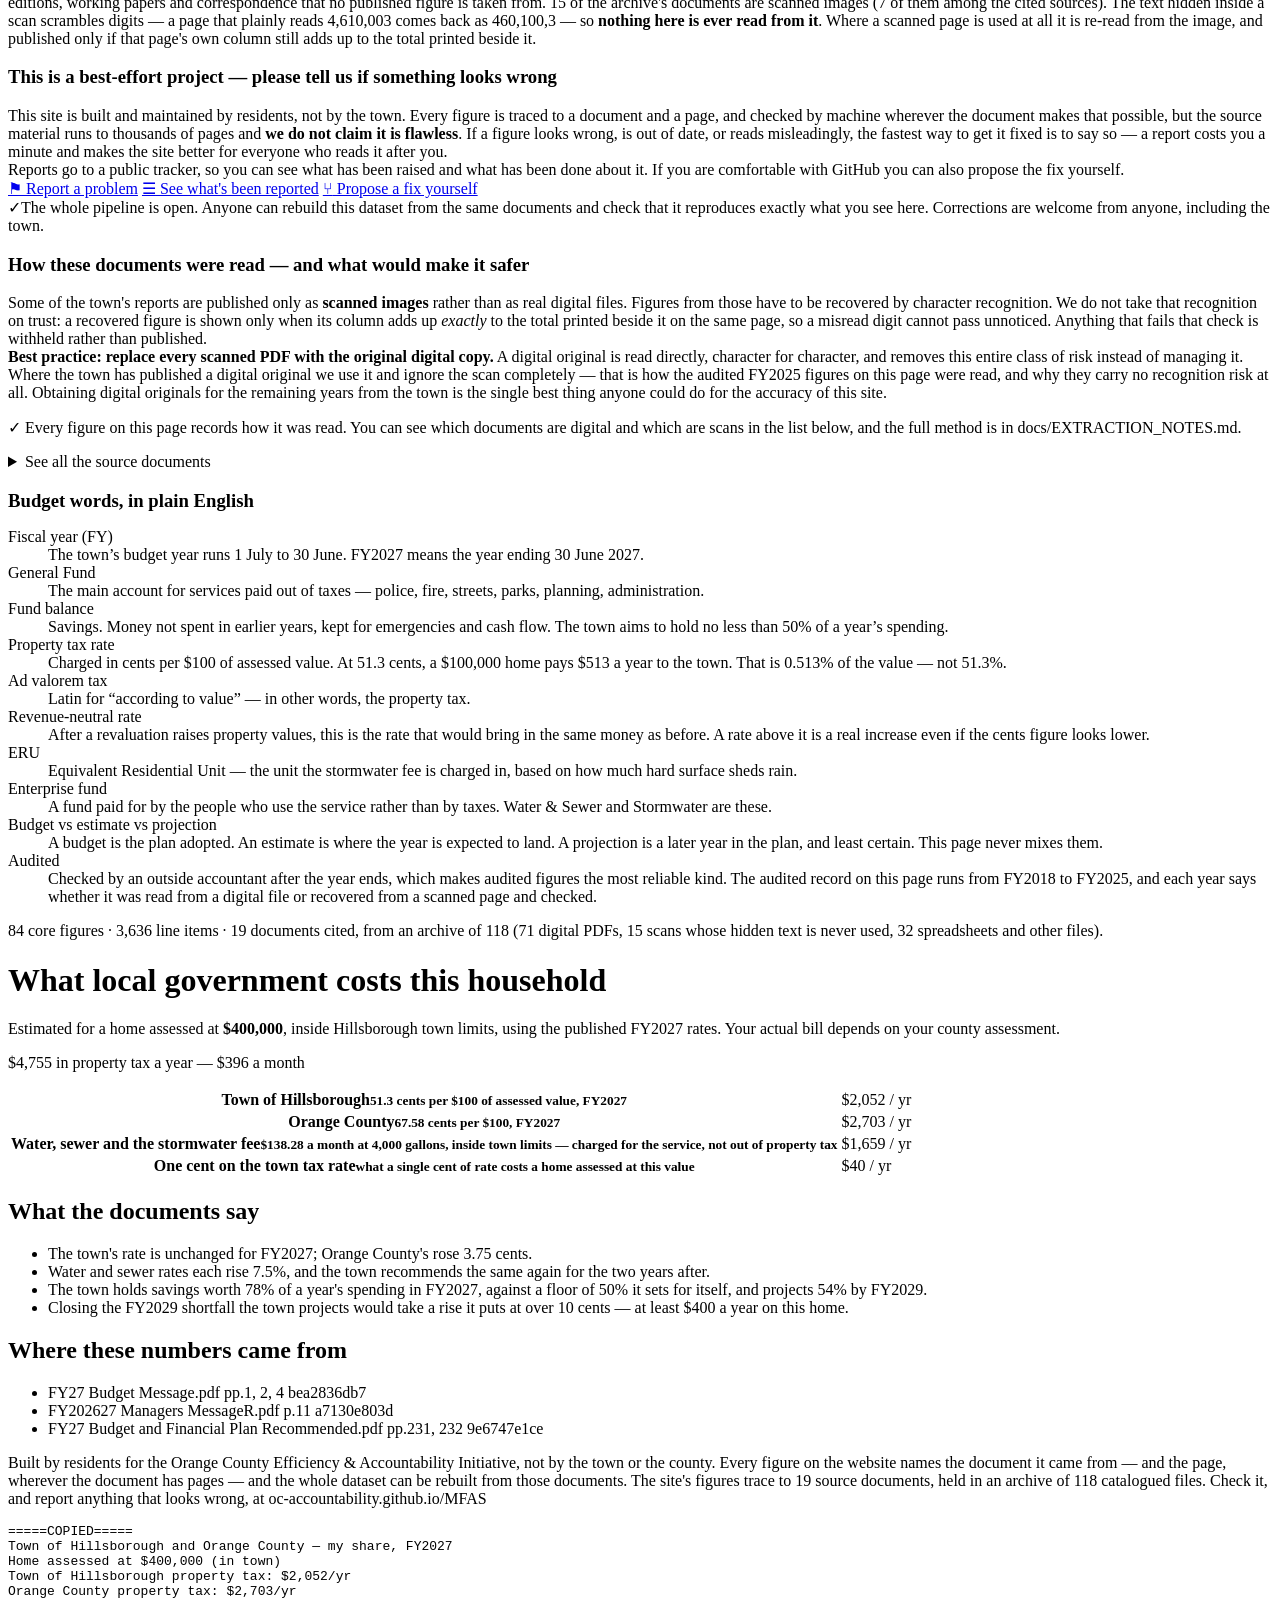
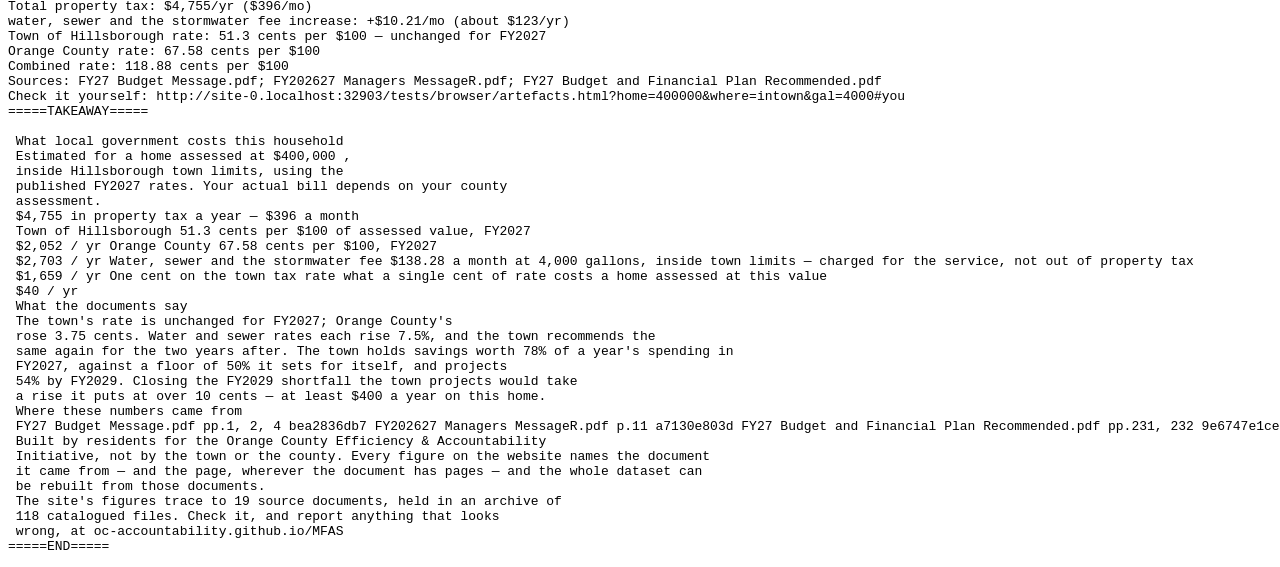
<file: tests/browser/artefacts.html>
<!doctype html>
<html lang="en" data-theme="dark">
<head>
<meta charset="utf-8">
<title>MFAS test harness — the artefacts that leave the page</title>
<!-- Resolve every relative path from the SITE ROOT, not from tests/browser/. app.js
     fetches 'data/index.json' relative to the document, so without this the harness
     would 404 every dataset and prove nothing. The test serves the repo root. -->
<base href="/">
</head>
<body>
<!--
  WHY THIS FILE EXISTS
  --------------------
  The printable takeaway and the copied snapshot are both built inside CLICK HANDLERS.
  A `chromium --dump-dom` capture therefore contains NEITHER — `id="takeaway"` is simply
  absent from the dump for both locations. That is finding F-04 of
  docs/2026-08-03_FRONTEND_AUDIT.md, and it is not a theoretical gap: the printable
  takeaway kept its own copy of the out-of-town defect, and the browser test written
  after that incident could not see it, because its docstring claimed a coverage its
  --dump-dom capture never had.

  So this harness loads the REAL assets/domain.js and assets/app.js against the REAL
  datasets, waits for boot, then drives the two artefacts the way a reader does — it
  clicks the buttons — and prints what they produced into #ARTEFACTS for the test to
  assert on. Nothing here reimplements a calculation; if it did, it would be testing
  itself.

  It is a FIXTURE, not a page. It carries the small set of elements app.js needs in the
  static shell, and it fails loudly (#ARTEFACTS starts with "HARNESS FAILED") rather
  than quietly producing an empty string, so a harness that has drifted away from
  index.html cannot look like a passing test.
-->

<nav class="nav"><div class="nav-in">
  <a class="brand" href="#top"><span class="mark"></span><span class="label">t</span></a>
  <button class="nav-toggle" id="navToggle" type="button" aria-expanded="false"
          aria-controls="navLinks"><span id="navHere">Sections</span></button>
  <ul class="nav-links" id="navLinks"><li><a href="#you">Your bill</a></li></ul>
  <button class="icon-btn" id="themeToggle" type="button"></button>
</div></nav>
<header id="top">
  <span id="chipCount"></span>
  <div class="film" id="film"><button class="film-play" id="filmPlay" type="button"></button>
    <p class="film-cap"></p></div>
  <div id="verifySlot"></div>
</header>
<main class="wrap" id="main"><p class="loading" id="loading">…</p></main>
<footer><p class="meta" id="footMeta"></p></footer>

<script src="assets/domain.js"></script>
<script src="assets/app.js"></script>
<script>
(async function () {
  const out = document.createElement('pre');
  out.id = 'ARTEFACTS';
  const fail = why => {
    out.textContent = 'HARNESS FAILED: ' + why;
    document.body.appendChild(out);
  };
  try {
    /* boot() is async; wait for it rather than guessing a delay.
       `state` is declared `const` in app.js, so it is a script-scoped lexical
       binding and is NOT a property of window — `window.state` is undefined even
       though `state` resolves fine from here. Testing `window.state` silently
       falls through to a timeout, which is how the first version of this harness
       reported "boot() never populated state.data" against a perfectly good page. */
    const booted = () => typeof state !== 'undefined' && state && state.data;
    for (let i = 0; i < 600 && !booted(); i++) {
      await new Promise(r => setTimeout(r, 25));
    }
    if (!booted()) return fail('boot() never populated state.data');
    if (!document.getElementById('you')) return fail('section 01 did not render');

    // --- the copied snapshot -------------------------------------------------
    // Driven through the real button, with the clipboard shimmed. offerCopy()
    // falls back to a textarea when the write is refused, so a shim that RESOLVES
    // keeps the button on the happy path and hands us the exact string a reader
    // would paste into an email.
    let copied = '(the copy button was never reached)';
    const realWrite = navigator.clipboard && navigator.clipboard.writeText;
    try {
      Object.defineProperty(navigator, 'clipboard', {
        configurable: true,
        value: { writeText: t => { copied = t; return Promise.resolve(); } },
      });
    } catch (e) { /* fall through — the textarea fallback still captures it below */ }
    const copyBtn = document.getElementById('copySnap');
    if (!copyBtn) return fail('#copySnap is gone — the copy artefact has no entry point');
    copyBtn.click();
    await new Promise(r => setTimeout(r, 120));
    if (copied.startsWith('(')) {
      const box = document.querySelector('textarea.copy-fallback');
      if (box) copied = box.value;
    }
    if (realWrite) { /* nothing to restore — the page is torn down after the dump */ }

    // --- the printable takeaway ---------------------------------------------
    // window.print() is stubbed: a real print dialog would hang a headless run.
    window.print = () => {};
    const printBtn = document.getElementById('printSnap');
    if (!printBtn) return fail('#printSnap is gone — the printed sheet has no entry point');
    printBtn.click();
    await new Promise(r => setTimeout(r, 120));
    const sheet = document.getElementById('takeaway');
    if (!sheet) return fail('#takeaway was not built by pressing #printSnap');

    out.textContent =
      '=====COPIED=====\n' + copied +
      '\n=====TAKEAWAY=====\n' +
      sheet.innerHTML.replace(/<[^>]+>/g, ' ').replace(/&amp;/g, '&')
        .replace(/&ndash;/g, '-').replace(/[ \t]+/g, ' ') +
      '\n=====END=====';
    document.body.appendChild(out);
  } catch (e) {
    fail((e && e.message) || String(e));
  }
})();
</script>
</body>
</html>
</file>
<file: assets/style.css>
/* ===========================================================================
   Hillsborough fiscal transparency — design system

   Dark-first by intent: this is the product's identity, not an OS mirror. A
   light theme is a first-class toggle (persisted), because some readers need it
   and because these pages get printed.

   Chart colours are checked against their own surface in BOTH modes — dark
   against #15181e, light against #fcfcfb — because a light step is not a dark
   step flipped. Every chart colour and every status colour carries a measured
   WCAG ratio: ≥3:1 for marks, ≥4.5:1 where the colour ever carries text or a
   glyph. Verify with scripts/validate_palette.js (no dependencies).

   One type scale (1.25 ratio). One spacing unit (4px grid). No ad-hoc values.
   No webfont, no CDN: the page must work offline and on GitHub Pages.
=========================================================================== */

:root {
  /* ---- type scale, 1.25 ratio ---- */
  --t-2xs: 0.64rem;
  --t-xs:  0.8rem;
  --t-sm:  0.875rem;
  --t-base: 1rem;
  --t-md:  1.25rem;
  --t-lg:  1.5625rem;
  --t-xl:  1.953rem;
  --t-2xl: 2.441rem;

  /* ---- spacing, 4px grid ---- */
  --s1: 4px;  --s2: 8px;  --s3: 12px; --s4: 16px;
  --s5: 24px; --s6: 32px; --s7: 48px; --s8: 64px; --s9: 96px;

  --r-sm: 6px; --r-md: 10px; --r-lg: 14px; --r-xl: 20px;
  --maxw: 1140px;
  --nav-h: 58px;

  --sans: system-ui, -apple-system, "Segoe UI", Roboto, Helvetica, Arial, sans-serif;
  --mono: ui-monospace, SFMono-Regular, "SF Mono", Menlo, Consolas, monospace;

  /* ---- DARK (default identity) ---- */
  color-scheme: dark;
  --page:        #0a0b0d;
  --page-2:      #0e1013;
  --surface-1:   #15181e;   /* chart surface — palette validated against this */
  --surface-2:   #1c2027;
  --surface-3:   #23272f;
  --hairline:       rgba(255, 255, 255, 0.09);
  --hairline-firm:  rgba(255, 255, 255, 0.16);
  --text-primary:   #f1f3f6;
  --text-secondary: #a9b0bc;
  --text-muted:     #8b93a1;
  --grid: #232831;
  --axis: #343b46;

  --series-1: #3987e5;
  --series-2: #d95926;
  --series-3: #199e70;
  --pos: #3987e5;
  --neg: #e66767;
  --mid: #383835;
  /* Dumbbell pair: one hue, two shades, light = earlier reading. Both must be
     legible at a 5.5px radius — the darkest ordinal step (#184f95) technically
     clears 2:1 but visually vanishes against this surface, which defeats a
     before/after chart. Stepping up to 200 keeps the ordinal direction and
     stays clearly visible. */
  --step-early: #9ec5f4;
  --step-late:  #3987e5;

  --good: #0ca30c;
  --warning: #fab219;
  --serious: #ec835a;
  /* Small red TEXT wears this (badge.warn, the timeline's FY2029 label, the
     unanswered ✕): #d03b3b measured 3.70:1 on this surface, under the 4.5 text
     floor. #e26565 clears 5.3 and the tinted fills/borders mixed from it stay
     within family. */
  --critical: #e26565;
  --success-text: #0ca30c;

  --accent: #3987e5;
  /* A chart mark needs 3:1 against its surface; TEXT needs 4.5:1, and the two
     requirements do not have to be met by the same blue. On this surface the mark
     blue already clears 4.89:1, so here they are the same colour — in the light
     theme they are not, and that is the whole reason this token exists. */
  --accent-text: #3987e5;
  --accent-soft: rgba(57, 135, 229, 0.13);
  --accent-line: rgba(57, 135, 229, 0.34);
  --glow: rgba(57, 135, 229, 0.16);
  --shadow: 0 1px 2px rgba(0,0,0,.4), 0 8px 28px -12px rgba(0,0,0,.6);
  --inset: inset 0 1px 0 rgba(255,255,255,.045);
}

:root[data-theme="light"] {
  color-scheme: light;
  --page:        #f6f6f4;
  --page-2:      #fbfbfa;
  --surface-1:   #fcfcfb;
  --surface-2:   #ffffff;
  --surface-3:   #f2f2ef;
  --hairline:       rgba(11, 11, 11, 0.10);
  --hairline-firm:  rgba(11, 11, 11, 0.18);
  --text-primary:   #0b0b0b;
  --text-secondary: #52514e;
  --text-muted:     #6f6e6a;
  --grid: #e1e0d9;
  --axis: #c3c2b7;

  /* Re-validated against THIS surface (#fcfcfb), not assumed from the dark set.
     The old light steps failed the contrast check: #1baf7a sat at 2.74:1, under the
     3:1 floor, and it is the colour of the smallest slice on the fund bar — the
     worst place to be faint. Darkening the green alone then broke protan
     separation from the orange, so both moved together.
     A CORRECTION on the earlier claim here: only the three series colours were
     ever validated — --step-early was not, and at #86b6ef it sat at 2.06:1, the
     same failure class on the dumbbell dots. Every chart colour below now has a
     measured ratio ≥3:1 against this surface; re-check with:
       node scripts/validate_palette.js --mode light --surface "#fcfcfb"   */
  --series-1: #2a78d6;
  --series-2: #d9541c;
  --series-3: #0d8f66;
  --pos: #2a78d6;
  --neg: #e34948;
  --mid: #f0efec;
  --step-early: #4a8ede;   /* 3.29:1 card / 3.12:1 page — was #86b6ef at 2.06:1 */
  --step-late:  #2a78d6;
  --success-text: #006300;

  /* Status colours were never overridden for light, so dark-tuned values landed
     on near-white: the amber '~' icons sat at 1.79:1 — near-invisible exactly
     where the page flags something worth watching. All four now clear 4.5:1 on
     both the card and the page, measured, with the tinted fills mixed from them. */
  --good: #067806;
  --warning: #8a6400;
  --serious: #b3511f;
  --critical: #bd3232;

  --accent: #2a78d6;
  /* The mark blue is 4.08:1 on this page — fine for a bar, a fail for text, and it
     was the colour of every link, every section number and the "of yours" figures
     in the spending explorer. This step is 5.25:1 on the page and 5.54:1 on a card. */
  --accent-text: #1f66bd;
  --accent-soft: rgba(42, 120, 214, 0.09);
  --accent-line: rgba(42, 120, 214, 0.28);
  --glow: rgba(42, 120, 214, 0.10);
  --shadow: 0 1px 2px rgba(0,0,0,.05), 0 8px 26px -14px rgba(0,0,0,.18);
  --inset: inset 0 1px 0 rgba(255,255,255,.7);
}

* { box-sizing: border-box; }

html { scroll-behavior: smooth; scroll-padding-top: calc(var(--nav-h) + var(--s5)); }

body {
  margin: 0;
  background: var(--page);
  color: var(--text-primary);
  font: var(--t-base)/1.6 var(--sans);
  -webkit-font-smoothing: antialiased;
  -webkit-text-size-adjust: 100%;
  overflow-x: hidden;
}

/* Ambient depth: one soft accent glow behind the masthead, and a very faint
   engineering grid. Both pure CSS, both non-interactive. */
body::before {
  content: "";
  position: fixed; inset: 0; z-index: -2; pointer-events: none;
  background:
    radial-gradient(900px 460px at 18% -8%, var(--glow), transparent 70%),
    radial-gradient(700px 380px at 88% 2%, var(--accent-soft), transparent 72%);
}
body::after {
  content: "";
  position: fixed; inset: 0; z-index: -1; pointer-events: none;
  opacity: .5;
  background-image:
    repeating-linear-gradient(to right, var(--hairline) 0 1px, transparent 1px 96px),
    repeating-linear-gradient(to bottom, var(--hairline) 0 1px, transparent 1px 96px);
  mask-image: linear-gradient(to bottom, rgba(0,0,0,.55), transparent 62%);
  -webkit-mask-image: linear-gradient(to bottom, rgba(0,0,0,.55), transparent 62%);
}

.wrap { max-width: var(--maxw); margin: 0 auto; padding: 0 var(--s5); }

/* Links inside prose keep an underline at rest: removing it until hover leaves them
   distinguishable by COLOUR ALONE, which fails WCAG 1.4.1 and is invisible to a
   reader with low colour vision. Navigation and button-like links opt out via
   .nav a / .brand / .btn, where position and shape already carry the affordance. */
a { color: var(--accent-text); text-decoration: underline; text-underline-offset: 2px; }
a:hover { text-decoration-thickness: 2px; }
.nav a, .brand, .btn, .src-link, .chip, a.card, .tab { text-decoration: none; }
.nav a:hover, .btn:hover, a.card:hover { text-decoration: none; }

:focus-visible {
  outline: 2px solid var(--accent);
  outline-offset: 2px;
  border-radius: var(--r-sm);
}

/* ============================== nav ============================== */
.nav {
  position: sticky; top: 0; z-index: 30;
  height: var(--nav-h);
  background: color-mix(in srgb, var(--page) 82%, transparent);
  backdrop-filter: saturate(160%) blur(14px);
  -webkit-backdrop-filter: saturate(160%) blur(14px);
  border-bottom: 1px solid var(--hairline);
}
.nav-in {
  max-width: var(--maxw); margin: 0 auto; padding: 0 var(--s5);
  height: 100%; display: flex; align-items: center; gap: var(--s5);
}
.brand {
  display: flex; align-items: center; gap: var(--s3);
  font-weight: 640; font-size: var(--t-sm); letter-spacing: -0.01em;
  color: var(--text-primary); white-space: nowrap;
}
.brand:hover { text-decoration: none; }
.brand .mark {
  width: 24px; height: 24px; border-radius: 7px; flex: none;
  background: linear-gradient(150deg, var(--series-1), var(--series-3));
  display: grid; place-items: center;
  box-shadow: 0 0 0 1px var(--hairline-firm), 0 0 18px -4px var(--accent);
}
.brand .mark svg { width: 13px; height: 13px; display: block; }
/* On a phone the wordmark would crowd the section links down to one clipped
   item; the mark alone still identifies the page. */
@media (max-width: 660px) { .brand .label { display: none; } }

.nav-links {
  display: flex; gap: var(--s1); margin: 0 0 0 auto; padding: 0; list-style: none;
  overflow-x: auto; scrollbar-width: none;
}
.nav-links::-webkit-scrollbar { display: none; }
.nav-links a {
  display: block; padding: 6px 10px; border-radius: 999px;
  font-size: var(--t-xs); color: var(--text-secondary); white-space: nowrap;
  transition: color .14s, background .14s;
}

/* The section menu, for every width where the row of links does NOT fit.
   Measured, not guessed: the six links need about 900px of nav before the last one
   stops being cut off, so the breakpoint is 900 and not the 660 the brand label
   uses. At 660 the tablet range still showed five and a bit links in a scroller
   with nothing to say it scrolled. */
.nav-toggle { display: none; }
@media (max-width: 900px) {
  .nav-toggle {
    display: inline-flex; align-items: center; gap: var(--s2);
    margin-left: auto; min-height: 34px; max-width: 62vw; padding: 6px 12px;
    background: var(--surface-1); color: var(--text-primary);
    border: 1px solid var(--hairline); border-radius: 999px;
    font: 600 var(--t-xs)/1.3 var(--sans); cursor: pointer;
  }
  .nav-toggle span {
    overflow: hidden; text-overflow: ellipsis; white-space: nowrap;
  }
  .nav-toggle svg { flex: none; transition: transform .16s; }
  .nav-toggle[aria-expanded="true"] svg { transform: rotate(180deg); }
  .nav-links {
    position: absolute; left: var(--s3); right: var(--s3); top: calc(var(--nav-h) - 4px);
    display: none; margin: 0; padding: var(--s2);
    background: var(--surface-2); border: 1px solid var(--hairline-firm);
    border-radius: var(--r-md); box-shadow: 0 18px 40px -12px rgba(0,0,0,.55);
    overflow: visible;
  }
  .nav-links.open { display: block; }
  .nav-links li + li { border-top: 1px solid var(--hairline); }
  .nav-links a {
    padding: 12px; border-radius: var(--r-sm); font-size: var(--t-sm);
    white-space: normal; color: var(--text-primary);
  }
  .nav-links a[aria-current="true"]::after { content: " ·  you are here"; color: var(--accent-text); }
}
.nav-links a:hover { color: var(--text-primary); background: var(--surface-2); text-decoration: none; }
.nav-links a[aria-current="true"] {
  color: var(--text-primary); background: var(--accent-soft);
  box-shadow: inset 0 0 0 1px var(--accent-line);
}

.icon-btn {
  flex: none; width: 34px; height: 34px; display: grid; place-items: center;
  background: var(--surface-1); color: var(--text-secondary);
  border: 1px solid var(--hairline); border-radius: 9px;
  cursor: pointer; font-size: 14px; line-height: 1;
  transition: color .14s, border-color .14s;
}
.icon-btn:hover { color: var(--text-primary); border-color: var(--hairline-firm); }

/* ============================== masthead ============================== */
/* padding-BLOCK only: these elements also carry .wrap, whose horizontal padding
   is what keeps content off the screen edge. A `padding` shorthand here would
   silently zero it out and the page would bleed to the edge on mobile. */
.masthead { padding-block: var(--s7) var(--s5); }
.masthead-grid { display: grid; gap: var(--s6); grid-template-columns: 1fr; align-items: start; }
@media (min-width: 940px) {
  .masthead-grid { grid-template-columns: minmax(0, 1.3fr) minmax(300px, 0.7fr); gap: var(--s8); }
}
/* Below the two-column breakpoint the side column stacks under the lede. Capped so
   the film still reads as an offer beside the text rather than a full-bleed
   billboard the reader has to scroll past to reach their own figures. */
.masthead-side { display: grid; gap: var(--s4); align-content: start; }
@media (max-width: 939px) { .masthead-side { max-width: 460px; } }
.cta-row { display: flex; flex-wrap: wrap; gap: var(--s3); margin: var(--s6) 0 0; }
.btn.lg { min-height: 46px; padding: 12px 20px; font-size: var(--t-sm); }

/* ---- the film, offered rather than imposed ----
   A still and a play control, not a <video> element: the poster is 10 KB and the
   film is 4.5 MB, so a reader who does not want it never pays for it, and one on a
   slow connection is not left staring at a stalled player. */
.film { border-radius: var(--r-lg); overflow: hidden; }
.film-play {
  display: block; position: relative; width: 100%; padding: 0; cursor: pointer;
  background: var(--surface-1); border: 1px solid var(--hairline);
  border-radius: var(--r-lg); overflow: hidden; color: var(--text-primary);
  font: inherit; text-align: left; box-shadow: var(--shadow);
  transition: border-color .16s;
}
.film-play:hover, .film-play:focus-visible { border-color: var(--accent-line); }
.film-play img { display: block; width: 100%; height: auto; }
.film-btn {
  position: absolute; left: var(--s4); bottom: 46px;
  width: 44px; height: 44px; border-radius: 50%; display: grid; place-items: center;
  background: var(--accent); color: #fff;
  box-shadow: 0 6px 20px -6px rgba(0,0,0,.8);
  transition: transform .16s;
}
.film-play:hover .film-btn { transform: scale(1.06); }
.film-btn svg { margin-left: 2px; }
.film-dur {
  position: absolute; right: var(--s3); top: var(--s3);
  padding: 3px 8px; border-radius: 999px;
  background: rgba(4, 6, 10, .72); color: #fff;
  font: 600 var(--t-2xs)/1 var(--mono); letter-spacing: .04em;
}
.film-label {
  display: block; padding: var(--s3) var(--s4);
  font: 640 var(--t-sm)/1.35 var(--sans);
  border-top: 1px solid var(--hairline);
}
.film-cap { margin: var(--s3) 0 0; font-size: var(--t-2xs); color: var(--text-muted); line-height: 1.55; }
.film-cap strong { color: var(--text-secondary); }
.film video { display: block; width: 100%; height: auto; border-radius: var(--r-lg);
              background: #000; border: 1px solid var(--hairline); }
.film-alt { margin: var(--s3) 0 0; font-size: var(--t-2xs); color: var(--text-muted); }
/* Credibility card — the site's whole thesis is that it can be checked, so the
   masthead states how, instead of leaving the column empty. */
.verify {
  background: var(--surface-1); border: 1px solid var(--hairline);
  border-radius: var(--r-lg); padding: var(--s5);
  box-shadow: var(--shadow), var(--inset);
}
.verify h2 {
  margin: 0 0 var(--s4); font-size: var(--t-2xs); font-weight: 640;
  letter-spacing: .11em; text-transform: uppercase; color: var(--text-muted);
}
.verify dl { margin: 0; display: grid; gap: var(--s3); }
.verify .vr { display: flex; justify-content: space-between; gap: var(--s4); align-items: baseline; }
.verify dt { font-size: var(--t-xs); color: var(--text-secondary); }
.verify dd {
  margin: 0; font-size: var(--t-sm); font-weight: 650;
  font-variant-numeric: tabular-nums; white-space: nowrap;
}
.verify dd.warn { color: var(--warning); }
.verify .foot-note {
  margin: var(--s4) 0 0; padding-top: var(--s4); border-top: 1px solid var(--hairline);
  font-size: var(--t-2xs); color: var(--text-muted); line-height: 1.55;
}
.status-row {
  display: flex; flex-wrap: wrap; gap: var(--s2) var(--s3);
  align-items: center; margin-bottom: var(--s5);
}
.chip {
  display: inline-flex; align-items: center; gap: 7px;
  padding: 5px 11px; border-radius: 999px;
  background: var(--surface-1); border: 1px solid var(--hairline);
  font-size: var(--t-2xs); letter-spacing: .07em; text-transform: uppercase;
  font-weight: 600; color: var(--text-secondary);
}
.chip .dot {
  width: 6px; height: 6px; border-radius: 50%; background: var(--good);
  box-shadow: 0 0 0 3px color-mix(in srgb, var(--good) 22%, transparent);
}
.chip.accent { border-color: var(--accent-line); color: var(--text-primary); background: var(--accent-soft); }

h1 {
  margin: 0 0 var(--s4);
  font-size: clamp(2.1rem, 6.2vw, 3.9rem);
  line-height: 1.03; letter-spacing: -0.033em; font-weight: 660;
  max-width: 20ch;
}
h1 .accent {
  background: linear-gradient(96deg, var(--series-1), var(--series-3) 92%);
  -webkit-background-clip: text; background-clip: text;
  -webkit-text-fill-color: transparent; color: transparent;
}
.lede {
  margin: 0; max-width: 64ch;
  font-size: clamp(var(--t-base), 2.1vw, var(--t-md));
  line-height: 1.62; color: var(--text-secondary);
}
.lede strong { color: var(--text-primary); font-weight: 600; }

/* ============================== sections ============================== */
section { margin: var(--s8) 0; scroll-margin-top: calc(var(--nav-h) + var(--s5)); }
@media (min-width: 940px) { section { margin: var(--s9) 0; } }
section:first-child { margin-top: var(--s7); }
.sec-head { margin-bottom: var(--s6); max-width: 74ch; }
.sec-num {
  display: inline-block; font-family: var(--mono); font-size: var(--t-2xs);
  letter-spacing: .18em; color: var(--accent-text); margin-bottom: var(--s3);
  font-weight: 600;
}
.sec-num:hover { text-decoration: none; }
.sec-num span { opacity: 0; margin-left: .5em; transition: opacity .14s; }
.sec-num:hover span, .sec-num:focus-visible span { opacity: 1; }
.sec-head h2 { clear: both; }
.sec-head h2 {
  margin: 0 0 var(--s3); font-size: clamp(var(--t-lg), 3.6vw, var(--t-xl));
  letter-spacing: -0.022em; line-height: 1.16; font-weight: 640;
}
.sec-head p { margin: 0; color: var(--text-secondary); font-size: var(--t-sm); line-height: 1.65; }
.sec-head p + p { margin-top: var(--s3); }

.panel {
  background: var(--surface-1);
  border: 1px solid var(--hairline);
  border-radius: var(--r-lg);
  box-shadow: var(--shadow), var(--inset);
}
.panel-pad { padding: var(--s5); }
@media (min-width: 760px) { .panel-pad { padding: var(--s6); } }

/* .card is .panel for the blocks that were appended to sections later — revenue,
   the two-governments split, the structural question, the drivers, the tradeoffs.
   They had no base rule at all, so they rendered as loose text on the page
   background between two panels, which reads as content that fell out of the panel
   above rather than as its own answer. */
.card {
  margin-top: var(--s5);
  background: var(--surface-1);
  border: 1px solid var(--hairline);
  border-radius: var(--r-lg);
  box-shadow: var(--shadow), var(--inset);
  padding: var(--s5);
}
@media (min-width: 760px) { .card { padding: var(--s6); } }

/* One rule for every block heading, replacing the identical inline style that had
   been pasted into eight panels. A heading that only exists inline is a heading
   that drifts. */
.block-title, .card > h3 {
  margin: 0 0 var(--s3); font-size: var(--t-base); font-weight: 640;
  letter-spacing: -0.008em; color: var(--text-primary);
}
.card > p:last-child, .card > ul:last-child { margin-bottom: 0; }

/* A heading for a block that owns the full section width rather than a card —
   the capital-project list, which carries its own container. */
.sub-head {
  margin: var(--s7) 0 var(--s4); font-size: var(--t-md); font-weight: 640;
  letter-spacing: -0.015em;
}

.grid2 { display: grid; gap: var(--s4); grid-template-columns: 1fr; }
@media (min-width: 900px) { .grid2 { grid-template-columns: 1fr 1fr; } }

/* ============================== calculator ============================== */
.calc { display: grid; gap: var(--s6); grid-template-columns: 1fr; }
@media (min-width: 880px) { .calc { grid-template-columns: 1fr 1.08fr; align-items: start; } }

.field-label {
  display: block; font-size: var(--t-xs); font-weight: 600;
  color: var(--text-secondary); margin-bottom: var(--s2);
  letter-spacing: .01em;
}
.field + .field { margin-top: var(--s5); }

input[type="number"] {
  width: 100%; font: 600 var(--t-md)/1.2 var(--sans); color: var(--text-primary);
  background: var(--page-2); border: 1px solid var(--hairline-firm);
  border-radius: var(--r-md); padding: 13px 15px; min-height: 48px;
  font-variant-numeric: tabular-nums;
  transition: border-color .14s, box-shadow .14s;
}
input[type="number"]:focus {
  border-color: var(--accent); box-shadow: 0 0 0 3px var(--accent-soft); outline: none;
}
input[type="range"] {
  width: 100%; margin: var(--s3) 0 0; height: 26px;
  background: transparent; -webkit-appearance: none; appearance: none; cursor: pointer;
}
input[type="range"]::-webkit-slider-runnable-track {
  height: 5px; border-radius: 999px; background: var(--surface-3);
}
input[type="range"]::-webkit-slider-thumb {
  -webkit-appearance: none; width: 20px; height: 20px; border-radius: 50%;
  background: var(--accent); border: 3px solid var(--surface-1);
  box-shadow: 0 0 0 1px var(--accent-line), 0 2px 8px rgba(0,0,0,.4); margin-top: -8px;
}
input[type="range"]::-moz-range-track { height: 5px; border-radius: 999px; background: var(--surface-3); }
input[type="range"]::-moz-range-thumb {
  width: 16px; height: 16px; border-radius: 50%; background: var(--accent);
  border: 3px solid var(--surface-1);
}

/* A preset picker beside a free number, for a value most people know only roughly.
 * Stacks on a phone; the select takes the extra room on wider screens because its
 * labels are long and the number box only ever holds five digits. */
.dual { display: grid; gap: var(--s2); grid-template-columns: 1fr; }
@media (min-width: 560px) { .dual { grid-template-columns: 1.55fr 1fr; align-items: center; } }

/* Matches the number box beside it. The shared `select` rule (see filters) supplies
 * the chevron and colours; only the larger calculator sizing belongs here. */
.dual select {
  border-radius: var(--r-md); padding: 13px 38px 13px 15px; min-height: 48px;
}

/* The unit rides inside the box so the number is never read without it. */
.unit-input { position: relative; }
.unit-input input[type="number"] { padding-right: 62px; }
.unit-input .unit {
  position: absolute; right: 14px; top: 50%; transform: translateY(-50%);
  font: 600 var(--t-xs)/1 var(--sans); color: var(--text-muted);
  pointer-events: none;
}
.field-help {
  margin: var(--s2) 0 0; font-size: var(--t-xs); line-height: 1.5;
  color: var(--text-muted);
}

/* segmented control */
.seg { display: flex; gap: var(--s1); padding: var(--s1); background: var(--page-2);
       border: 1px solid var(--hairline); border-radius: var(--r-md); }
.seg button {
  flex: 1; min-height: 40px; padding: 8px 10px;
  background: transparent; color: var(--text-secondary);
  border: 0; border-radius: 7px; cursor: pointer;
  font: 600 var(--t-xs)/1.3 var(--sans); transition: color .14s, background .14s;
}
.seg button:hover { color: var(--text-primary); }
.seg button[aria-pressed="true"] {
  background: var(--surface-3); color: var(--text-primary);
  box-shadow: inset 0 0 0 1px var(--hairline-firm);
}

.readout { text-align: left; }
.readout .cap {
  font-size: var(--t-xs); color: var(--text-secondary); margin: 0 0 var(--s2);
  letter-spacing: .02em;
}
.hero-figure {
  font-size: clamp(2.7rem, 9vw, 4.3rem); font-weight: 660; line-height: 1;
  letter-spacing: -0.038em; font-variant-numeric: proportional-nums;
  background: linear-gradient(180deg, var(--text-primary), color-mix(in srgb, var(--text-primary) 62%, var(--accent)));
  -webkit-background-clip: text; background-clip: text;
  -webkit-text-fill-color: transparent; color: transparent;
}
.hero-sub { margin: var(--s3) 0 0; font-size: var(--t-sm); color: var(--text-secondary); max-width: 46ch; }

.rows { margin: var(--s5) 0 0; padding: 0; list-style: none; }
.rows li {
  display: flex; justify-content: space-between; align-items: baseline; gap: var(--s4);
  padding: var(--s3) 0; border-bottom: 1px solid var(--hairline); font-size: var(--t-sm);
}
.rows li:last-child { border-bottom: 0; }
.rows .k { color: var(--text-secondary); }
.rows .k small { display: block; font-size: var(--t-2xs); color: var(--text-muted); margin-top: 2px; }
.rows .v { font-weight: 650; font-variant-numeric: tabular-nums; white-space: nowrap; }
.rows li.total { border-top: 1px solid var(--hairline-firm); margin-top: var(--s2); padding-top: var(--s4); }
/* The total carries its own top rule, so the row above must drop its bottom one —
   otherwise two hairlines sit a few px apart and read as a rendering glitch. */
.rows li:has(+ .total) { border-bottom: 0; }
.rows li.total .k { color: var(--text-primary); font-weight: 600; }
.rows li.total .v { font-size: var(--t-md); }

.callout {
  margin: var(--s5) 0 0; padding: var(--s4) var(--s5);
  background: var(--accent-soft); border-left: 3px solid var(--accent);
  border-radius: 0 var(--r-md) var(--r-md) 0;
  font-size: var(--t-sm); color: var(--text-secondary);
}
.callout strong { color: var(--text-primary); }
.callout.warn { background: color-mix(in srgb, var(--warning) 12%, transparent); border-left-color: var(--warning); }

/* ============================== tiles ============================== */
.tiles { display: grid; gap: var(--s4); grid-template-columns: repeat(auto-fit, minmax(200px, 1fr)); }
.tile {
  background: var(--surface-1); border: 1px solid var(--hairline);
  border-radius: var(--r-md); padding: var(--s5);
  box-shadow: var(--inset);
  transition: border-color .16s, transform .16s;
}
.tile:hover { border-color: var(--hairline-firm); transform: translateY(-2px); }
.tile .k { margin: 0 0 var(--s3); font-size: var(--t-xs); color: var(--text-secondary); }
.tile .v {
  font-size: var(--t-lg); font-weight: 650; letter-spacing: -0.025em; line-height: 1.08;
}
.tile .d { margin: var(--s3) 0 0; font-size: var(--t-2xs); color: var(--text-muted);
           font-family: var(--mono); letter-spacing: .04em; }

/* ============================== part-to-whole ============================== */
.ptw { display: flex; height: 46px; border-radius: var(--r-md); overflow: hidden; gap: 2px; }
.ptw span { display: block; position: relative; }
.ptw-legend { display: grid; gap: var(--s3); margin: var(--s5) 0 0; padding: 0; list-style: none; }
@media (min-width: 640px) { .ptw-legend { grid-template-columns: repeat(3, 1fr); } }
.ptw-legend li { display: flex; gap: var(--s3); align-items: flex-start; font-size: var(--t-sm); }
.ptw-legend .sw { width: 10px; height: 10px; border-radius: 3px; flex: none; margin-top: 6px; }
.ptw-legend .nm { color: var(--text-secondary); display: block; font-size: var(--t-xs); }
.ptw-legend .amt { font-weight: 650; font-variant-numeric: tabular-nums; }
.ptw-legend .pc { color: var(--text-muted); font-size: var(--t-2xs); font-family: var(--mono); }

/* ============================== filters ============================== */
.filters {
  display: flex; flex-wrap: wrap; gap: var(--s4); align-items: end;
  padding: var(--s4) var(--s5); background: var(--surface-1);
  border: 1px solid var(--hairline); border-radius: var(--r-md); margin-bottom: var(--s5);
}
/* Capped so two selects don't stretch across a 1140px row looking unfinished. */
.filters .f { flex: 0 1 210px; min-width: 150px; }
/* One rule for every select on the page. A native dark-mode dropdown arrow is
 * inconsistent between browsers and sometimes invisible on a dark surface, so the
 * arrow is drawn here — inlined, because an external asset is one more thing that
 * can fail offline or on a subpath deploy. */
select {
  width: 100%; font: 600 var(--t-sm)/1.2 var(--sans); color: var(--text-primary);
  background-color: var(--page-2); border: 1px solid var(--hairline-firm);
  border-radius: var(--r-sm); padding: 10px 34px 10px 12px; min-height: 42px; cursor: pointer;
  appearance: none; -webkit-appearance: none;
  background-image: url("data:image/svg+xml,%3Csvg xmlns='http://www.w3.org/2000/svg' width='12' height='8' viewBox='0 0 12 8'%3E%3Cpath d='M1 1.5 6 6.5l5-5' stroke='%238b93a1' stroke-width='1.8' fill='none' stroke-linecap='round' stroke-linejoin='round'/%3E%3C/svg%3E");
  background-repeat: no-repeat; background-position: right 13px center;
  transition: border-color .14s, box-shadow .14s;
}
select:focus { border-color: var(--accent); box-shadow: 0 0 0 3px var(--accent-soft); outline: none; }
.filters .hint { flex: 1 1 100%; margin: 0; font-size: var(--t-2xs); color: var(--text-muted); }

/* ============================== charts ============================== */
.chart-card {
  background: var(--surface-1); border: 1px solid var(--hairline);
  border-radius: var(--r-md); padding: var(--s5);
  box-shadow: var(--inset); display: flex; flex-direction: column;
}
.chart-head { margin-bottom: var(--s4); }
.chart-head h3 { margin: 0 0 var(--s2); font-size: var(--t-sm); font-weight: 640; letter-spacing: -0.008em; }
.chart-head .note { margin: 0; font-size: var(--t-xs); color: var(--text-secondary); line-height: 1.55; }
.chart-scroll { overflow-x: auto; margin: 0 calc(-1 * var(--s2)); padding: 0 var(--s2); }
svg.chart { display: block; width: 100%; height: auto; overflow: visible; }

.tick { font-size: 10.5px; fill: var(--text-muted); font-variant-numeric: tabular-nums; }
.dlabel { font-size: 11px; font-weight: 650; fill: var(--text-secondary); font-variant-numeric: tabular-nums; }
.gridline { stroke: var(--grid); stroke-width: 1; }
.axisline { stroke: var(--axis); stroke-width: 1; }
.reference { stroke: var(--text-muted); stroke-width: 1; }
.reflabel { font-size: 10px; fill: var(--text-muted); }
.hit { fill: transparent; cursor: pointer; }

.legend { display: flex; flex-wrap: wrap; gap: var(--s4); margin: var(--s4) 0 0; padding: 0;
          list-style: none; font-size: var(--t-xs); color: var(--text-secondary); }
.legend li { display: flex; align-items: center; gap: 7px; }
.swatch { width: 11px; height: 11px; border-radius: 3px; flex: none; }

.tabtoggle {
  align-self: flex-start; margin: var(--s4) 0 0; min-height: 34px; padding: 6px 13px;
  background: transparent; color: var(--text-secondary);
  border: 1px solid var(--hairline); border-radius: 999px;
  font: 600 var(--t-2xs)/1.3 var(--sans); cursor: pointer; letter-spacing: .04em;
  text-transform: uppercase; transition: color .14s, border-color .14s;
}
.tabtoggle:hover { color: var(--text-primary); border-color: var(--hairline-firm); }

/* ============================== tooltip ============================== */
#tip {
  position: fixed; z-index: 60; pointer-events: none; opacity: 0;
  transition: opacity .1s linear; max-width: 280px;
  background: var(--surface-2); color: var(--text-primary);
  border: 1px solid var(--hairline-firm); border-radius: var(--r-md);
  padding: var(--s3) var(--s4); font-size: var(--t-xs); line-height: 1.5;
  box-shadow: 0 10px 34px -8px rgba(0,0,0,.7);
}
#tip.on { opacity: 1; }
#tip .t { font-weight: 660; margin-bottom: 3px; }
#tip .r { color: var(--text-secondary); }
#tip .r b { color: var(--text-primary); font-variant-numeric: tabular-nums; }
#tip .src { margin-top: var(--s2); padding-top: var(--s2); border-top: 1px solid var(--hairline);
            color: var(--text-muted); font-size: var(--t-2xs); }

/* ============================== tables ============================== */
.tablewrap { overflow-x: auto; margin-top: var(--s4); border-radius: var(--r-sm); }
table { border-collapse: collapse; width: 100%; font-size: var(--t-xs); }
caption { text-align: left; color: var(--text-secondary); font-size: var(--t-xs); padding-bottom: var(--s3); }
th, td { text-align: left; padding: 9px 12px; border-bottom: 1px solid var(--hairline); vertical-align: top; }
th { font-weight: 640; color: var(--text-secondary); white-space: nowrap; font-size: var(--t-2xs);
     text-transform: uppercase; letter-spacing: .06em; position: sticky; top: 0;
     background: var(--surface-1); }
td.num, th.num { text-align: right; font-variant-numeric: tabular-nums; white-space: nowrap; }
tbody tr:hover { background: var(--surface-2); }

.badge {
  display: inline-block; padding: 3px 9px; border-radius: 999px;
  font-size: var(--t-2xs); font-weight: 640; border: 1px solid var(--hairline);
  color: var(--text-secondary); white-space: nowrap;
}
.badge.ok { color: var(--success-text); border-color: color-mix(in srgb, var(--good) 34%, transparent); }
.badge.warn { color: var(--critical); border-color: color-mix(in srgb, var(--critical) 38%, transparent); }

/* status = icon + label, never colour alone */
.status { display: inline-flex; align-items: center; gap: 6px; white-space: nowrap; }
.status .ico { font-weight: 700; }
.status.unanswered .ico { color: var(--critical); }
.status.partial .ico { color: var(--warning); }
.status.answered .ico { color: var(--good); }

/* ============================== meter ============================== */
/* Deliberately NEUTRAL. This meter shows how much of a records request has come
   back, and the caption directly beneath it says the figure is a status snapshot
   and *not* a finding that anyone refused to answer. It was painted alarm-red with
   a red glow, which asserted exactly the accusation the sentence disclaimed — the
   loudest thing on screen contradicting the careful words under it. */
.meter .track { height: 12px; border-radius: 999px; background: var(--surface-3); overflow: hidden; }
.meter .fill { height: 100%; background: var(--accent); border-radius: 999px; }
.meter .cap { display: flex; justify-content: space-between; gap: var(--s4);
              font-size: var(--t-xs); color: var(--text-secondary); margin-top: var(--s3); }
.meter .cap strong { color: var(--text-primary); font-variant-numeric: tabular-nums; }

/* ============================== timeline ============================== */
.timeline { margin: 0; padding: 0; list-style: none; position: relative; }
.timeline::before {
  content: ""; position: absolute; left: 7px; top: 10px; bottom: 10px; width: 1px;
  background: linear-gradient(to bottom, var(--accent-line), var(--hairline));
}
.timeline li { position: relative; padding: 0 0 var(--s6) var(--s7); }
.timeline li:last-child { padding-bottom: 0; }
.timeline .node {
  position: absolute; left: 0; top: 4px; width: 15px; height: 15px; border-radius: 50%;
  background: var(--surface-1); border: 2px solid var(--accent);
}
.timeline li.bad .node { border-color: var(--critical); }
.timeline li.bad .yr { color: var(--critical); }
.timeline .yr { font-family: var(--mono); font-size: var(--t-2xs); letter-spacing: .1em;
                color: var(--accent-text); font-weight: 640; }
.timeline h3 { margin: var(--s2) 0 var(--s2); font-size: var(--t-base); font-weight: 620;
               letter-spacing: -0.01em; }
.timeline p { margin: 0; font-size: var(--t-sm); color: var(--text-secondary); max-width: 62ch; }
.timeline .fig { font-variant-numeric: tabular-nums; font-weight: 650; color: var(--text-primary); }

/* ============================== glossary ============================== */
.gloss { display: grid; gap: var(--s4); grid-template-columns: 1fr; margin: 0; }
@media (min-width: 760px) { .gloss { grid-template-columns: 1fr 1fr; gap: var(--s4) var(--s6); } }
.gloss > div { padding-bottom: var(--s4); border-bottom: 1px solid var(--hairline); }
.gloss dt { font-weight: 640; font-size: var(--t-sm); margin-bottom: var(--s2); }
.gloss dd { margin: 0; font-size: var(--t-xs); color: var(--text-secondary); line-height: 1.6; }

/* ============================== misc ============================== */
/* overflow-wrap: filenames like Hillsborough_GF_Trend_Schedules_FY18_FY27_… are
   one unbreakable token and pushed the page wide on phones the day a citation
   named one. */
.src-link { color: var(--text-secondary); border-bottom: 1px solid var(--axis);
            overflow-wrap: anywhere; }
.src-link:hover { color: var(--text-primary); text-decoration: none; border-bottom-color: var(--accent); }
.mono { font-family: var(--mono); font-size: .92em; }

/* padding-block only — see the note on .masthead. */
.foot { padding-block: var(--s7) var(--s9); margin-top: var(--s9); border-top: 1px solid var(--hairline); }
.foot h2 { font-size: var(--t-md); margin: 0 0 var(--s3); font-weight: 620; }
.foot p { color: var(--text-secondary); font-size: var(--t-sm); max-width: 74ch; }
.foot .caveat { border-left: 3px solid var(--warning); padding-left: var(--s4);
                background: color-mix(in srgb, var(--warning) 7%, transparent);
                padding: var(--s4); border-radius: 0 var(--r-sm) var(--r-sm) 0; }
.foot .meta { color: var(--text-muted); font-size: var(--t-2xs); font-family: var(--mono);
              letter-spacing: .03em; }
.loading { color: var(--text-muted); padding: var(--s9) 0; font-family: var(--mono);
           font-size: var(--t-sm); }

.skip {
  position: absolute; left: -9999px; top: 0; z-index: 80;
  background: var(--surface-2); color: var(--text-primary);
  padding: var(--s3) var(--s4); border-radius: var(--r-sm); border: 1px solid var(--accent);
}
.skip:focus { left: var(--s4); top: var(--s4); }

/* ==================== resident-first components ==================== */

/* "Showing figures for your home" bar — the returning-visitor cue. */
.welcome {
  display: flex; flex-wrap: wrap; gap: var(--s3) var(--s4); align-items: center;
  padding: var(--s3) var(--s5); margin-bottom: var(--s5);
  background: var(--accent-soft); border: 1px solid var(--accent-line);
  border-radius: 999px; font-size: var(--t-sm); color: var(--text-secondary);
}
.welcome strong { color: var(--text-primary); }
.welcome button {
  margin-left: auto; min-height: 32px; padding: 5px 13px;
  background: var(--surface-1); color: var(--text-primary);
  border: 1px solid var(--hairline-firm); border-radius: 999px;
  font: 600 var(--t-xs)/1.3 var(--sans); cursor: pointer;
}
.welcome button:hover { border-color: var(--accent); }

/* Plain-language answer that opens each section, before any chart. */
.answer {
  font-size: clamp(var(--t-base), 2vw, var(--t-md)); line-height: 1.55;
  color: var(--text-primary); font-weight: 500; margin: 0 0 var(--s4);
  max-width: 62ch;
}
.answer .fig { font-weight: 680; font-variant-numeric: tabular-nums; }
.answer .soft { color: var(--text-secondary); font-weight: 400; }

/* Status readout — icon + label, never colour alone. */
.statlist { margin: 0; padding: 0; list-style: none; display: grid; gap: var(--s4); }
.statlist > li {
  display: grid; grid-template-columns: 26px 1fr; gap: var(--s3);
  align-items: start; font-size: var(--t-sm);
}
.statlist .ic {
  width: 22px; height: 22px; border-radius: 50%; display: grid; place-items: center;
  font-size: 12px; font-weight: 700; margin-top: 1px;
  border: 1.5px solid currentColor; flex: none;
}
.statlist li.ok .ic { color: var(--good); }
.statlist li.watch .ic { color: var(--warning); }
.statlist li.bad .ic { color: var(--critical); }
.statlist .lb { font-weight: 620; color: var(--text-primary); display: block; }
.statlist .dt { color: var(--text-secondary); }
.statlist .dt .fig { font-weight: 640; color: var(--text-primary); font-variant-numeric: tabular-nums; }

/* Verbatim town statement. */
blockquote.town {
  margin: var(--s5) 0 0; padding: var(--s4) var(--s5);
  background: var(--page-2); border-left: 3px solid var(--accent-line);
  border-radius: 0 var(--r-md) var(--r-md) 0;
  font-size: var(--t-sm); color: var(--text-primary); line-height: 1.6;
}
blockquote.town cite {
  display: block; margin-top: var(--s3); font-style: normal;
  font-size: var(--t-2xs); color: var(--text-muted);
}

/* Progressive disclosure so the default view stays calm. */
details.more { margin-top: var(--s5); }
details.more > summary {
  cursor: pointer; list-style: none; display: inline-flex; align-items: center; gap: var(--s2);
  min-height: 38px; padding: 8px 15px;
  background: var(--surface-1); border: 1px solid var(--hairline); border-radius: 999px;
  font: 600 var(--t-xs)/1.3 var(--sans); color: var(--text-secondary);
}
details.more > summary::-webkit-details-marker { display: none; }
details.more > summary:hover { color: var(--text-primary); border-color: var(--hairline-firm); }
details.more > summary::after { content: "›"; font-size: 15px; transform: rotate(90deg); }
details.more[open] > summary::after { transform: rotate(-90deg); }
details.more > .inner { margin-top: var(--s5); }

/* Your snapshot — the takeaway card, printable. */
.snapshot {
  background: linear-gradient(160deg, var(--surface-2), var(--surface-1) 62%);
  border: 1px solid var(--accent-line); border-radius: var(--r-lg);
  padding: var(--s5); box-shadow: var(--shadow), var(--inset);
}
.snapshot h3 {
  margin: 0 0 var(--s4); font-size: var(--t-2xs); letter-spacing: .11em;
  text-transform: uppercase; color: var(--text-muted); font-weight: 640;
}
.snapshot .big {
  font-size: clamp(2rem, 6vw, 2.7rem); font-weight: 660; letter-spacing: -0.03em;
  line-height: 1.05;
}
.snapshot .cap { margin: var(--s2) 0 0; font-size: var(--t-xs); color: var(--text-secondary); }
.snapshot .acts { display: flex; flex-wrap: wrap; gap: var(--s3); margin-top: var(--s5); }
.snapshot .acts button {
  min-height: 38px; padding: 8px 15px; cursor: pointer;
  background: var(--surface-1); color: var(--text-primary);
  border: 1px solid var(--hairline-firm); border-radius: 999px;
  font: 600 var(--t-xs)/1.3 var(--sans);
}
.snapshot .acts button:hover { border-color: var(--accent); }

/* Shown when the clipboard is refused, so the reader can still take the text. */
.copy-fallback {
  width: 100%; margin-top: var(--s3); padding: var(--s3);
  background: var(--page-2); color: var(--text-primary);
  border: 1px solid var(--accent-line); border-radius: var(--r-md);
  font: var(--t-xs)/1.5 var(--mono); resize: vertical;
}

/* Small reassurance line placed next to figures. */
.reassure {
  display: flex; align-items: flex-start; gap: var(--s2);
  margin: var(--s4) 0 0; font-size: var(--t-2xs); color: var(--text-muted);
  line-height: 1.55;
}
.reassure .ic { color: var(--good); font-weight: 700; }

/* ==================== report / contribute ==================== */
.btn {
  display: inline-flex; align-items: center; gap: 7px;
  min-height: 40px; padding: 9px 16px; cursor: pointer;
  background: var(--surface-1); color: var(--text-primary);
  border: 1px solid var(--hairline-firm); border-radius: 999px;
  font: 600 var(--t-xs)/1.3 var(--sans); text-decoration: none;
  transition: border-color .14s, color .14s;
}
.btn:hover { border-color: var(--accent); text-decoration: none; }
.btn.primary { background: var(--accent-soft); border-color: var(--accent-line); }
.btn .ic { font-size: 13px; }
.btn-row { display: flex; flex-wrap: wrap; gap: var(--s3); margin-top: var(--s4); }

/* a compact inline "flag this" beside a specific figure */
.flag {
  background: none; border: 0; cursor: pointer; padding: 2px 6px;
  color: var(--text-muted); font: inherit; font-size: var(--t-2xs);
  border-radius: 5px; text-decoration: underline; text-underline-offset: 2px;
}
.flag:hover { color: var(--accent-text); }

/* ==================== spending explorer ==================== */
/* One hue for every bar. A value-ramp across nominal categories would burn the
   colour channel on information the bar length already carries. */
.spend { margin: 0; padding: 0; list-style: none; }
.spend > li { border-bottom: 1px solid var(--hairline); }
.spend > li:last-child { border-bottom: 0; }
.spend .row {
  display: grid; grid-template-columns: 1fr auto; gap: var(--s2) var(--s4);
  align-items: baseline; width: 100%;
  padding: var(--s3) 0; background: none; border: 0; cursor: pointer;
  font: inherit; color: inherit; text-align: left;
}
.spend .row:hover .nm { color: var(--accent-text); }
.spend .nm { font-weight: 600; font-size: var(--t-sm); }
.spend .nm .caret { color: var(--text-muted); font-size: var(--t-2xs); margin-left: 6px; }
.spend .amt { font-variant-numeric: tabular-nums; font-weight: 650; font-size: var(--t-sm); white-space: nowrap; }
.spend .amt .yours { color: var(--accent-text); }
.spend .bar {
  grid-column: 1 / -1; height: 7px; border-radius: 4px;
  background: var(--surface-3); overflow: hidden;
}
.spend .bar span { display: block; height: 100%; background: var(--series-1); border-radius: 4px; }
.spend .sub { grid-column: 1 / -1; font-size: var(--t-2xs); color: var(--text-muted); }
.spend .accounts { margin: 0 0 var(--s4); padding: 0 0 0 var(--s4); list-style: none;
                   border-left: 2px solid var(--hairline); }
.spend .accounts li {
  display: flex; justify-content: space-between; gap: var(--s4);
  padding: 5px 0; font-size: var(--t-xs); color: var(--text-secondary);
}
.spend .accounts .v { font-variant-numeric: tabular-nums; white-space: nowrap; color: var(--text-primary); }

.explorer-controls { display: flex; flex-wrap: wrap; gap: var(--s4); align-items: end; margin-bottom: var(--s5); }
.explorer-controls .f { flex: 0 1 220px; min-width: 160px; }

/* At 320px — still a real phone — the amount column ("$4.6M · $612 of yours") cannot
   shrink to fit, so the whole grid grew past the viewport and took the section with
   it. Below 420px the amount simply sits under the department name instead. */
@media (max-width: 420px) {
  .spend .row { grid-template-columns: 1fr; gap: 2px var(--s3); }
  .spend .amt { white-space: normal; }
  .spend .accounts li { flex-wrap: wrap; gap: 0 var(--s3); }
  /* The drivers card's value column inherits nowrap from .rows .v, and at 320px
     its long cents label ("0.3 cents · $10/yr on your home") painted past the
     card border. Same fix family as .spend above. */
  .drivers .rows .v { white-space: normal; }
}

@media (prefers-reduced-motion: reduce) {
  html { scroll-behavior: auto; }
  *, *::before, *::after { transition: none !important; animation: none !important; }
}

/* Windows High Contrast / forced-colors strips background-colour paint, which is
   the entire visible substance of the CSS-drawn marks (the fund bar's segments,
   the spending bars, the request meter, legend swatches). The adjacent text keeps
   the data available either way; this keeps the marks themselves visible, in
   their own validated colours. */
@media (forced-colors: active) {
  .ptw span, .spend .bar span, .meter .fill, .swatch, .ptw-legend .sw {
    forced-color-adjust: none;
  }
}

/* ============================== the one-page takeaway ==============================
   Hidden on screen; revealed for exactly one print when the reader asks for a
   summary. Ctrl+P still prints the page they are looking at, which is what that
   shortcut means everywhere else. */
#takeaway { display: none; }

@media print {
  body::before, body::after { display: none; }
  .nav, .tabtoggle, .icon-btn, input[type="range"], .seg { display: none !important; }
  body { background: #fff; color: #000; }

  /* Native File>Print, not just the one-page button. Browsers do not print
     backgrounds by default, which had two consequences measured on real PDFs:
     the gradient-clipped headlines (the page title and the reader's own tax
     figure) printed as BLANK GAPS in both themes, and a reader printing from the
     default dark theme got near-white token colours on white paper — 23 pages
     missing their central numbers. Print gets ink-true tokens regardless of the
     on-screen theme, and the clipped gradients fall back to solid ink. */
  :root, :root[data-theme="dark"], :root[data-theme="light"] {
    --page: #fff; --page-2: #fff;
    --surface-1: #fff; --surface-2: #fff; --surface-3: #f2f2ef;
    --hairline: rgba(11, 11, 11, 0.16); --hairline-firm: rgba(11, 11, 11, 0.3);
    --text-primary: #111; --text-secondary: #333; --text-muted: #555;
    --grid: #ddd; --axis: #bbb;
    --series-1: #2a78d6; --series-2: #d9541c; --series-3: #0d8f66;
    --pos: #2a78d6; --neg: #c43331; --mid: #f0efec;
    --step-early: #4f92e1; --step-late: #2a78d6;
    --good: #067806; --warning: #8a6400; --serious: #b3511f; --critical: #bd3232;
    --success-text: #006300;
    --accent: #2a78d6; --accent-text: #1f66bd;
    --accent-soft: rgba(42, 120, 214, 0.09); --accent-line: rgba(42, 120, 214, 0.28);
    --glow: transparent; --shadow: none; --inset: none;
  }
  h1 .accent, .hero-figure {
    background: none;
    -webkit-text-fill-color: currentColor; color: #111;
  }
  /* The CSS-drawn marks ARE their backgrounds; without this they print as empty
     boxes beside their labels. */
  .ptw span, .spend .bar span, .meter .fill, .swatch, .ptw-legend .sw {
    print-color-adjust: exact; -webkit-print-color-adjust: exact;
  }

  body.printing-takeaway > *:not(#takeaway) { display: none !important; }
  body.printing-takeaway #takeaway { display: block; }

  /* Fixed values, not tokens: this sheet leaves the browser and has to be legible
     in black ink on white paper whichever theme the reader happened to be using. */
  #takeaway {
    font: 11pt/1.45 var(--sans); color: #000; max-width: 100%;
  }
  #takeaway h1 { font-size: 19pt; line-height: 1.15; margin: 0 0 6pt; letter-spacing: -0.02em; }
  #takeaway h2 {
    font-size: 10pt; margin: 16pt 0 5pt; text-transform: uppercase;
    letter-spacing: .1em; color: #444; border-bottom: 0.75pt solid #bbb; padding-bottom: 3pt;
  }
  #takeaway .sub { margin: 0 0 12pt; font-size: 9.5pt; color: #444; }
  #takeaway .headline {
    margin: 0 0 12pt; font-size: 30pt; font-weight: 700; letter-spacing: -0.03em;
    line-height: 1;
  }
  #takeaway .headline span {
    display: block; font-size: 10pt; font-weight: 400; letter-spacing: 0;
    color: #444; margin-top: 4pt;
  }
  #takeaway table { width: 100%; border-collapse: collapse; font-size: 10pt; }
  /* The page's own `th` carries a dark sticky header background for the on-screen
     tables. Left alone it printed as a solid black block behind every label. */
  #takeaway th {
    text-align: left; font-weight: 600; padding: 5pt 0; border-bottom: 0.5pt solid #ddd;
    vertical-align: top; text-transform: none; letter-spacing: 0; color: #000;
    background: none; position: static; font-size: 10pt; white-space: normal;
  }
  #takeaway th small { display: block; font-weight: 400; font-size: 8.5pt; color: #555; }
  #takeaway td {
    text-align: right; font-weight: 700; padding: 5pt 0; border-bottom: 0.5pt solid #ddd;
    white-space: nowrap; font-variant-numeric: tabular-nums; vertical-align: top;
  }
  #takeaway ul { margin: 0; padding-left: 14pt; }
  #takeaway .facts li { font-size: 10pt; margin-bottom: 4pt; }
  #takeaway .srcs { list-style: none; padding: 0; }
  #takeaway .srcs li { font-size: 8.5pt; color: #333; margin-bottom: 2pt; }
  #takeaway .srcs .pp { color: #333; }
  #takeaway .srcs .fp { font-family: var(--mono); color: #777; }
  #takeaway .foot {
    margin-top: 16pt; padding-top: 8pt; border-top: 0.75pt solid #bbb;
    font-size: 8.5pt; color: #444;
  }
  /* The address must never wrap: it used to break directly after the real hyphen
     in "oc-accountability", and pdftotext (like a reader retyping from paper)
     de-hyphenated it into a hostname that 404s. */
  #takeaway .site-url { white-space: nowrap; font-weight: 700; }
  @page { margin: 14mm; }
}

/* ===================== capital projects (Project dimension) ===================== */
/* One row per decision, expandable. <details> so it works with no JS and stays
 * keyboard-navigable and screen-reader-announced for free. */
.proj-list { margin-top: var(--s5); border: 1px solid var(--hairline); border-radius: var(--r-md);
             overflow: hidden; background: var(--surface-1); }
.proj + .proj { border-top: 1px solid var(--hairline); }
.proj > summary {
  display: flex; gap: var(--s3); align-items: baseline; justify-content: space-between;
  flex-wrap: wrap; padding: var(--s4) var(--s5); cursor: pointer; list-style: none;
  transition: background .14s;
}
.proj > summary::-webkit-details-marker { display: none; }
.proj > summary:hover { background: var(--page-2); }
.proj > summary:focus-visible { outline: 2px solid var(--accent); outline-offset: -2px; }
.proj[open] > summary { background: var(--page-2); }
.proj-main { display: flex; flex-direction: column; gap: 2px; min-width: 0; flex: 1 1 260px; }
.proj-name { font: 600 var(--t-sm)/1.35 var(--sans); color: var(--text-primary); }
/* A chevron that also communicates open/closed without relying on colour. */
.proj-name::before {
  content: '▸'; display: inline-block; width: 1em; color: var(--text-muted);
  transition: transform .14s;
}
.proj[open] .proj-name::before { transform: rotate(90deg); }
.proj-meta { font-size: var(--t-2xs); color: var(--text-muted); padding-left: 1em; }
.proj-right { display: flex; gap: var(--s2); align-items: center; flex-wrap: wrap; }
.proj-cost { font: 700 var(--t-sm)/1 var(--sans); font-variant-numeric: tabular-nums;
             color: var(--text-primary); }
.tag {
  font: 600 var(--t-2xs)/1 var(--sans); padding: 4px 8px; border-radius: 999px;
  border: 1px solid var(--hairline-firm); color: var(--text-secondary);
  white-space: nowrap;
}
/* Text labels, never colour alone — the words carry the meaning, so these two
   deliberately take the neutral border. (They used to name two custom properties
   that were never defined; the fallback was doing all the work.) */
.tag-debt, .tag-ongoing { border-color: var(--hairline-firm); }
.proj-body { padding: 0 var(--s5) var(--s5); }
.proj-body > p { margin: 0 0 var(--s3); font-size: var(--t-xs); line-height: 1.6; }
.proj-body .rows { margin: 0 0 var(--s3); }
.proj-body .src { font-size: var(--t-2xs); color: var(--text-muted); }
@media (max-width: 560px) {
  .proj > summary { padding: var(--s4); }
  .proj-body { padding: 0 var(--s4) var(--s4); }
}
.tag-gap { border-color: var(--serious); color: var(--text-primary); }

/* ---- tradeoffs: what was asked, funded, declined ---- */
.tradeoff > p, .tradeoff-named > p { margin: 0 0 var(--s3); font-size: var(--t-sm); line-height: 1.65; }
.tradeoff .rows { margin: var(--s4) 0 var(--s3); }
/* The consequence text is long; let it wrap under the request name rather than
   fighting the amount for the same line. */
.tradeoff .rows .k small { display: block; margin-top: 3px; color: var(--text-muted);
                           font-size: var(--t-2xs); line-height: 1.5; max-width: 62ch; }
.tradeoff .rows .v small { display: block; font-weight: 400; color: var(--text-muted);
                           font-size: var(--t-2xs); margin-top: 2px; }
/* Thickens the card's own left edge rather than drawing a second rule inside it —
   a `border-left` shorthand here stacked an accent bar against the 1px card border
   and butted the text straight up against both. */
.tradeoff-named { border-left-width: 3px; border-left-color: var(--warning); }
.tradeoff-named .src { font-size: var(--t-2xs); color: var(--text-muted); margin: 0; }

/* ---- drivers of the increase, in dollars and in tax cents ---- */
.drivers .rows .k small { display: block; margin-top: 3px; color: var(--text-muted);
                          font-size: var(--t-2xs); line-height: 1.5; }
.drivers .rows .k small.why { max-width: 64ch; color: var(--text-secondary); margin-top: 5px; }
.drivers .rows .v small { display: block; font-weight: 500; color: var(--accent-text);
                          font-size: var(--t-2xs); margin-top: 3px; }

/* ---- two governments, one bill ---- */
.split-cols { display: grid; gap: var(--s5); grid-template-columns: 1fr; margin: var(--s4) 0; }
@media (min-width: 620px) { .split-cols { grid-template-columns: 1fr 1fr; } }
.split-cols h4 { margin: 0 0 var(--s2); font-size: var(--t-xs); font-weight: 650;
                 color: var(--text-secondary); letter-spacing: .01em; }
.split-cols ul { margin: 0; padding-left: 1.1em; }
.split-cols li { font-size: var(--t-sm); line-height: 1.75; color: var(--text-primary); }

/* ---- revenue sources, and the structural question ---- */
.revenue .rows .k small, .structure .rows .k small {
  display: block; margin-top: 3px; color: var(--text-muted);
  font-size: var(--t-2xs); line-height: 1.5; max-width: 58ch;
}
.revenue .rows .v small { display: block; font-weight: 500; color: var(--text-secondary);
                          font-size: var(--t-2xs); margin-top: 3px; }
.structure .rows .v small { display: block; font-weight: 400; color: var(--text-muted);
                            font-size: var(--t-2xs); margin-top: 2px; }
.structure .lead { font-size: var(--t-base); line-height: 1.65; }
.structure h4, .revenue h4 {
  margin: var(--s5) 0 var(--s2); font-size: var(--t-xs); font-weight: 650;
  color: var(--text-secondary); letter-spacing: .02em; text-transform: uppercase;
}
ul.plain { margin: 0 0 var(--s3); padding-left: 1.1em; }
ul.plain li { font-size: var(--t-xs); line-height: 1.65; color: var(--text-secondary);
              margin-bottom: var(--s2); max-width: 74ch; }
</file>
